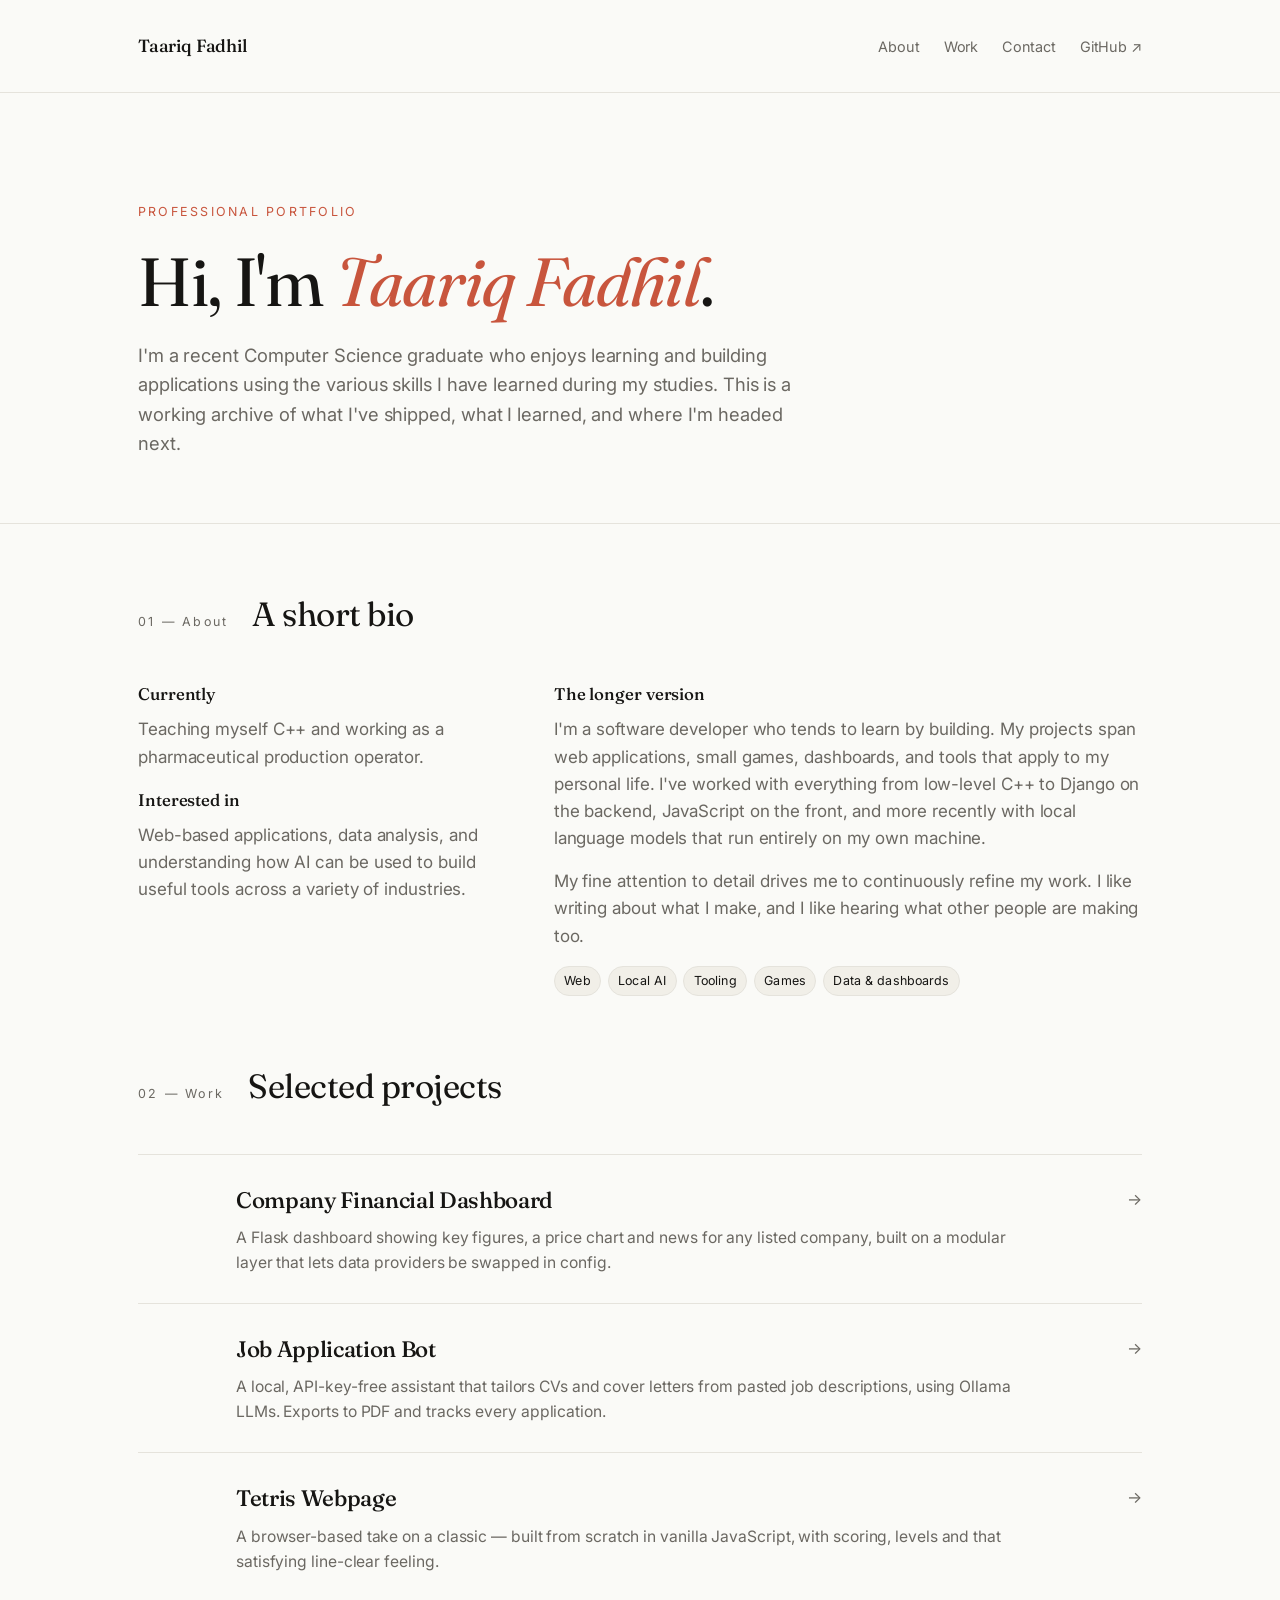
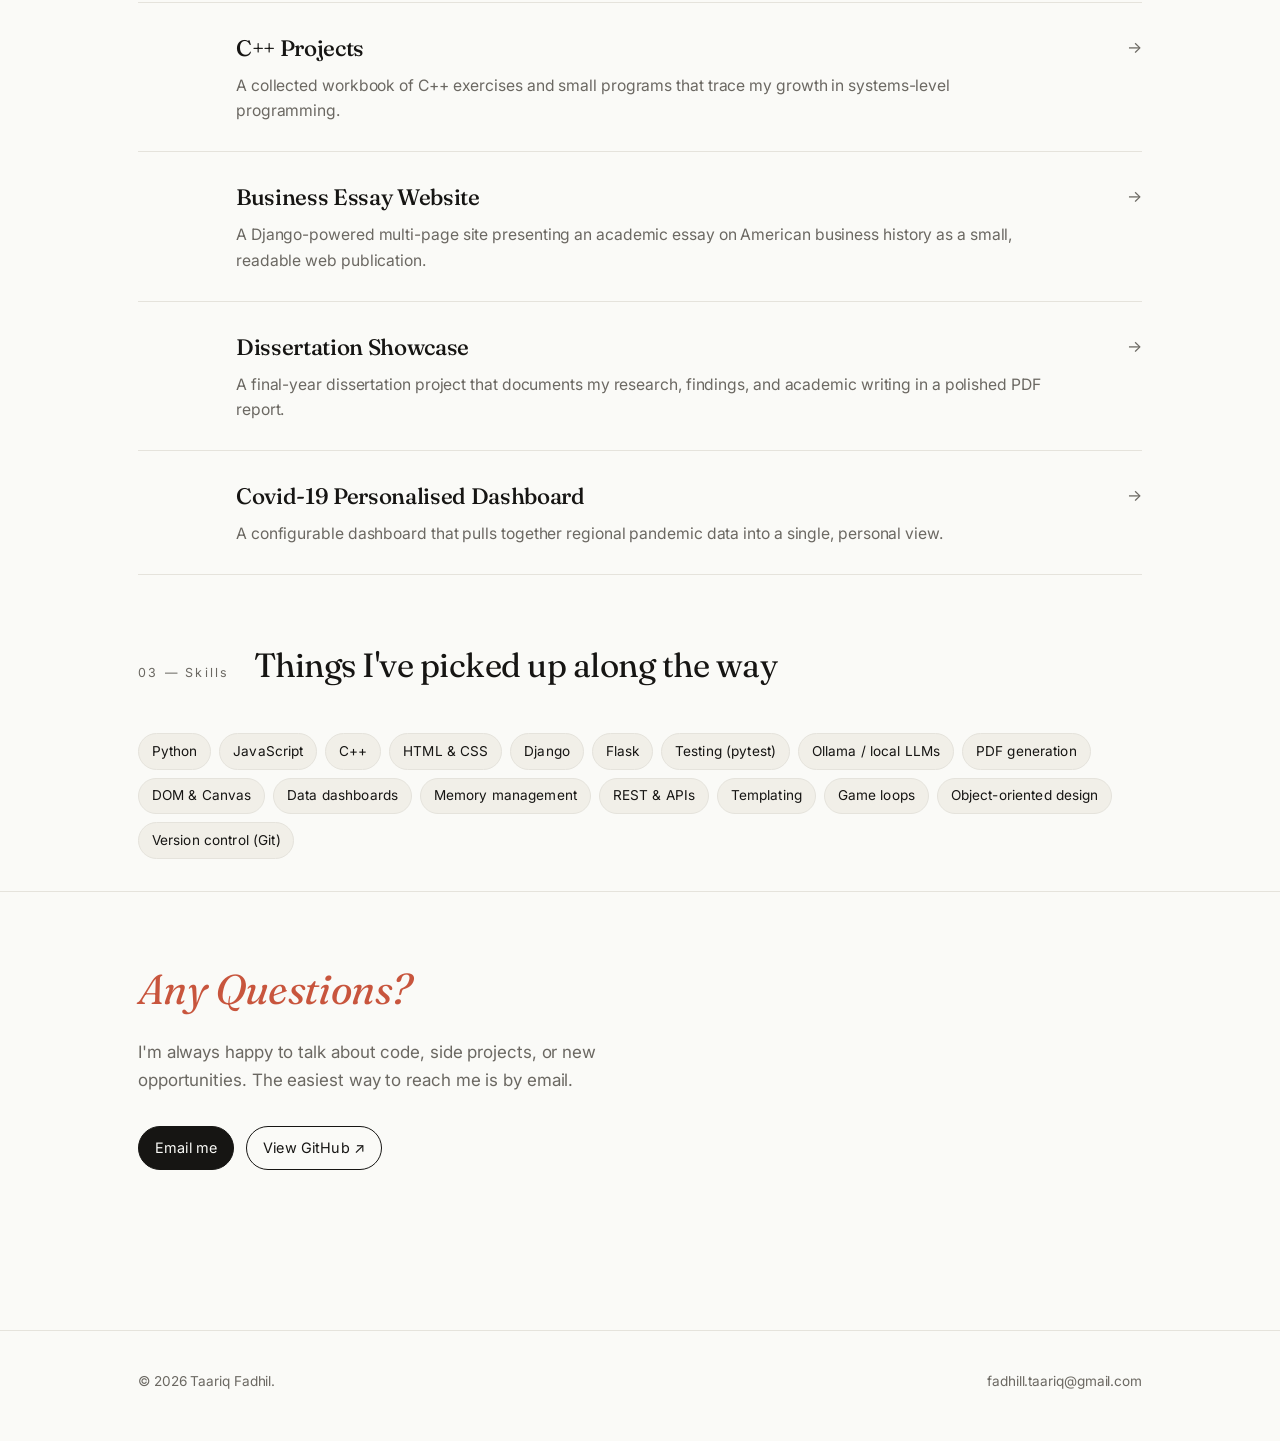
<file: index.html>
<!doctype html>
<html lang="en">
<head>
  <meta charset="utf-8" />
  <meta name="viewport" content="width=device-width, initial-scale=1" />
  <title>Fadhil Taariq — Portfolio</title>
  <meta name="description" content="The personal portfolio of Fadhil Taariq — software projects, writing, and side experiments." />
  <link rel="preconnect" href="https://fonts.googleapis.com">
  <link rel="preconnect" href="https://fonts.gstatic.com" crossorigin>
  <link href="https://fonts.googleapis.com/css2?family=Fraunces:ital,wght@0,300..600;1,300..500&family=Inter:wght@300;400;500;600&display=swap" rel="stylesheet">
  <link rel="stylesheet" href="assets/styles.css" />
</head>
<body>
  <header class="site-header">
    <div class="wrap">
      <a href="index.html" class="brand">Taariq&nbsp;Fadhil</a>
      <nav class="nav" aria-label="Primary">
        <a href="#about">About</a>
        <a href="#work">Work</a>
        <a href="#contact">Contact</a>
        <a href="https://github.com/fadhill-taariq" target="_blank" rel="noopener">GitHub ↗</a>
      </nav>
    </div>
  </header>

  <main>
    <section class="hero">
      <div class="wrap">
        <p class="eyebrow">Professional Portfolio</p>
        <h1>Hi, I'm <em>Taariq Fadhil</em>.</h1>
        <p class="lede">
          I'm a recent Computer Science graduate who enjoys learning and building applications using the various skills I have learned during my studies. This is a working archive of
          what I've shipped, what I learned, and where I'm headed next.
        </p>
      </div>
    </section>

    <section id="about" class="section">
      <div class="wrap">
        <div class="section-head">
          <span class="num">01 — About</span>
          <h2>A short bio</h2>
        </div>

        <div class="about">
          <div>
            <h3>Currently</h3>
            <p class="dim">
              Teaching myself C++ and working as a pharmaceutical production operator.
            </p>
            <h3>Interested in</h3>
            <p class="dim">
              Web-based applications, data analysis, and understanding how AI can be used to build useful tools across a variety of industries.
            </p>
          </div>
          <div>
            <h3>The longer version</h3>
            <p>
              I'm a software developer who tends to learn by building. My projects span web
              applications, small games, dashboards, and tools that apply to my personal life.
              I've worked with everything from low-level C++ to Django on the backend, JavaScript
              on the front, and more recently with local language models that run entirely on
              my own machine.
            </p>
            <p>
              My fine attention to detail drives me to continuously refine my work. I like writing about what I make, and I like
              hearing what other people are making too.
            </p>
            <div class="tags" aria-label="Areas of focus">
              <span class="tag">Web</span>
              <span class="tag">Local AI</span>
              <span class="tag">Tooling</span>
              <span class="tag">Games</span>
              <span class="tag">Data &amp; dashboards</span>
            </div>
          </div>
        </div>
      </div>
    </section>

    <section id="work" class="section">
      <div class="wrap">
        <div class="section-head">
          <span class="num">02 — Work</span>
          <h2>Selected projects</h2>
        </div>

        <div class="projects">

          <a class="project-row" href="projects/company-financial-dashboard.html">
            <span class="project-title">Company Financial Dashboard</span>
            <span class="project-blurb">A Flask dashboard showing key figures, a price chart and news for any listed company, built on a modular layer that lets data providers be swapped in config.</span>
            <span class="arrow">→</span>
          </a>
          <a class="project-row" href="projects/job-application-bot.html">
            <span class="project-title">Job Application Bot</span>
            <span class="project-blurb">A local, API-key-free assistant that tailors CVs and cover letters from pasted job descriptions, using Ollama LLMs. Exports to PDF and tracks every application.</span>
            <span class="arrow">→</span>
          </a>
          <a class="project-row" href="projects/tetris-webpage.html">
            <span class="project-title">Tetris Webpage</span>
            <span class="project-blurb">A browser-based take on a classic — built from scratch in vanilla JavaScript, with scoring, levels and that satisfying line-clear feeling.</span>
            <span class="arrow">→</span>
          </a>
          <a class="project-row" href="projects/c-projects.html">
            <span class="project-title">C++ Projects</span>
            <span class="project-blurb">A collected workbook of C++ exercises and small programs that trace my growth in systems-level programming.</span>
            <span class="arrow">→</span>
          </a>
          <a class="project-row" href="projects/business-essay-website.html">
            <span class="project-title">Business Essay Website</span>
            <span class="project-blurb">A Django-powered multi-page site presenting an academic essay on American business history as a small, readable web publication.</span>
            <span class="arrow">→</span>
          </a>
          <a class="project-row" href="projects/dissertation.html">
            <span class="project-title">Dissertation Showcase</span>
            <span class="project-blurb">A final-year dissertation project that documents my research, findings, and academic writing in a polished PDF report.</span>
            <span class="arrow">→</span>
          </a>
          <a class="project-row" href="projects/covid-dashboard.html">
            <span class="project-title">Covid-19 Personalised Dashboard</span>
            <span class="project-blurb">A configurable dashboard that pulls together regional pandemic data into a single, personal view.</span>
            <span class="arrow">→</span>
          </a>

        </div>
      </div>
    </section>

    <section class="section">
      <div class="wrap">
        <div class="section-head">
          <span class="num">03 — Skills</span>
          <h2>Things I've picked up along the way</h2>
        </div>
        <div class="skills-cloud">
          <span class="tag">Python</span>
          <span class="tag">JavaScript</span>
          <span class="tag">C++</span>
          <span class="tag">HTML &amp; CSS</span>
          <span class="tag">Django</span>
          <span class="tag">Flask</span>
          <span class="tag">Testing (pytest)</span>
          <span class="tag">Ollama / local LLMs</span>
          <span class="tag">PDF generation</span>
          <span class="tag">DOM &amp; Canvas</span>
          <span class="tag">Data dashboards</span>
          <span class="tag">Memory management</span>
          <span class="tag">REST &amp; APIs</span>
          <span class="tag">Templating</span>
          <span class="tag">Game loops</span>
          <span class="tag">Object-oriented design</span>
          <span class="tag">Version control (Git)</span>
        </div>
      </div>
    </section>

    <section id="contact" class="contact">
      <div class="wrap">
        <h2><em>Any Questions?</em></h2>
        <p>I'm always happy to talk about code, side projects, or new opportunities. The easiest way to reach me is by email.</p>
        <div class="btn-row">
          <a class="btn primary" href="mailto:fadhill.taariq@gmail.com">Email me</a>
          <a class="btn" href="https://github.com/fadhill-taariq" target="_blank" rel="noopener">View GitHub ↗</a>
        </div>
      </div>
    </section>
  </main>

  <footer class="site-footer">
    <div class="wrap">
      <span>© 2026 Taariq Fadhil.</span>
      <span>fadhill.taariq@gmail.com</span>
    </div>
  </footer>
</body>
</html>
</file>
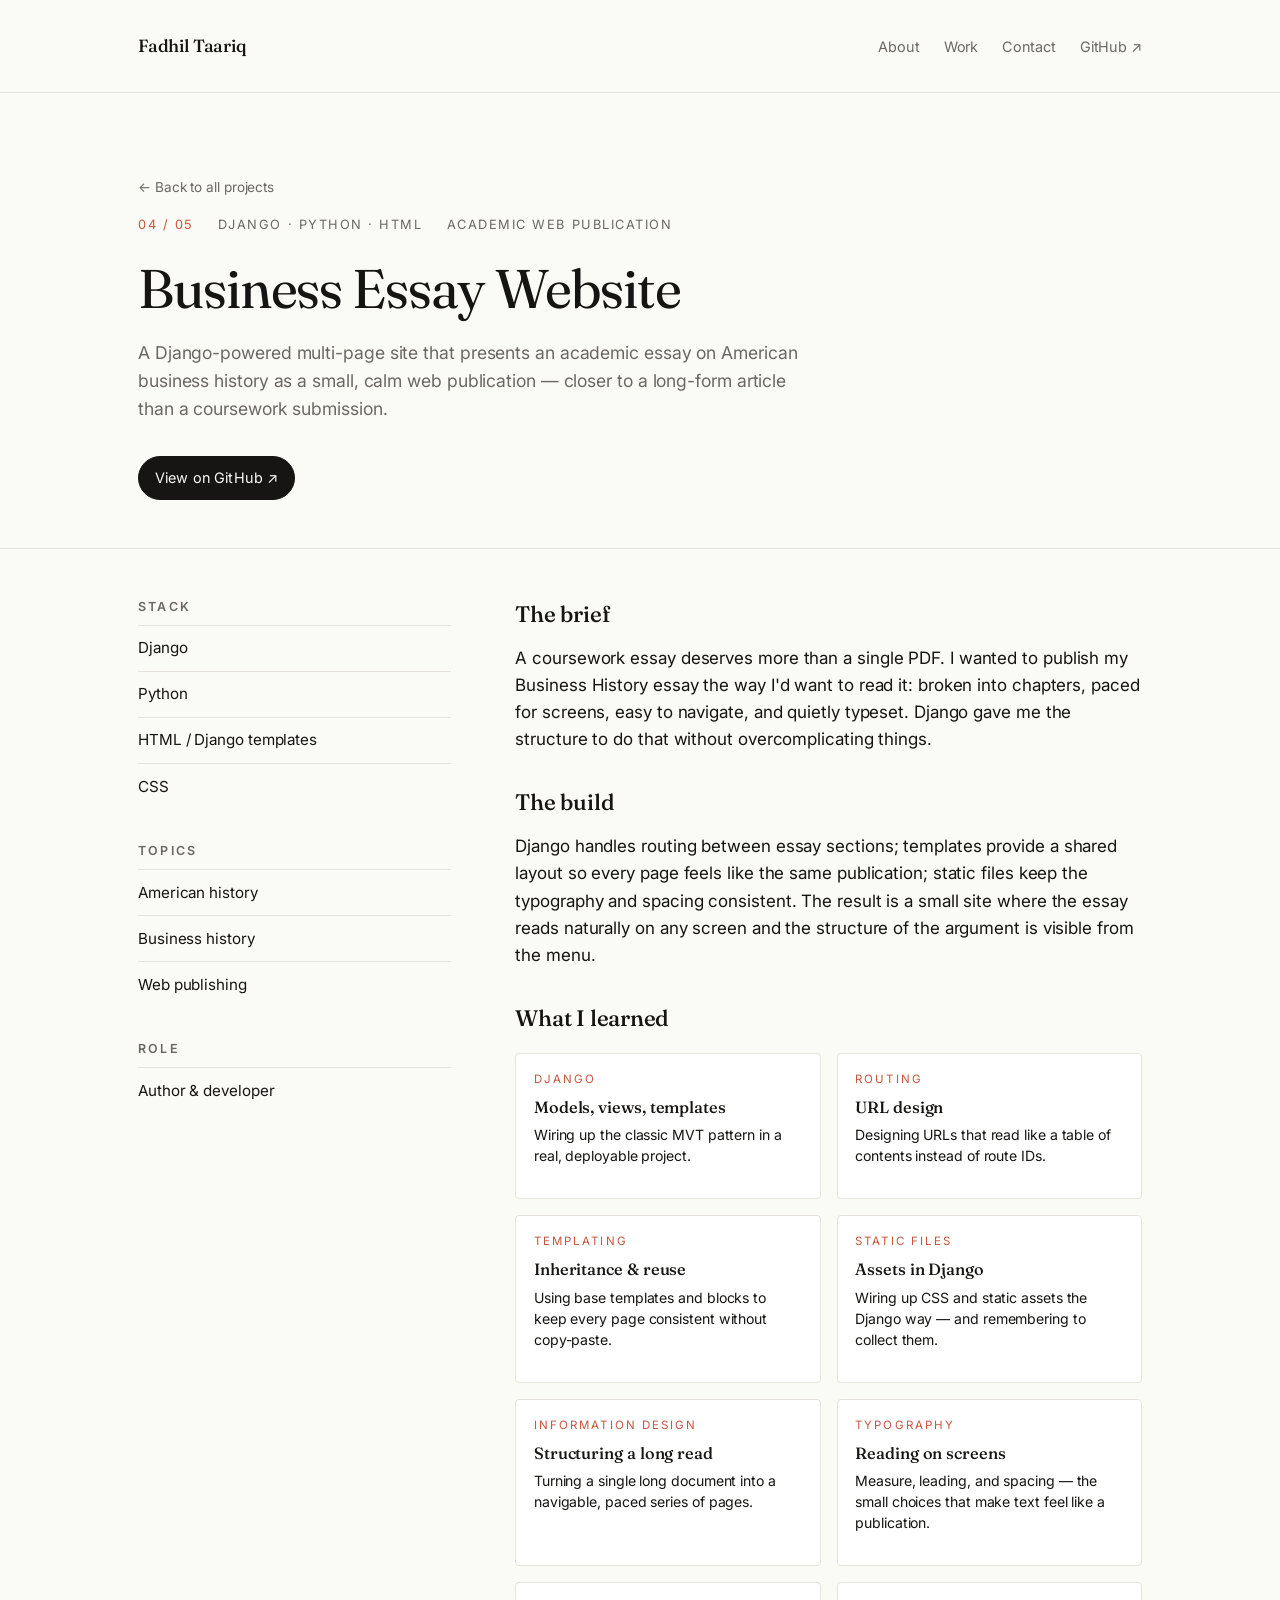
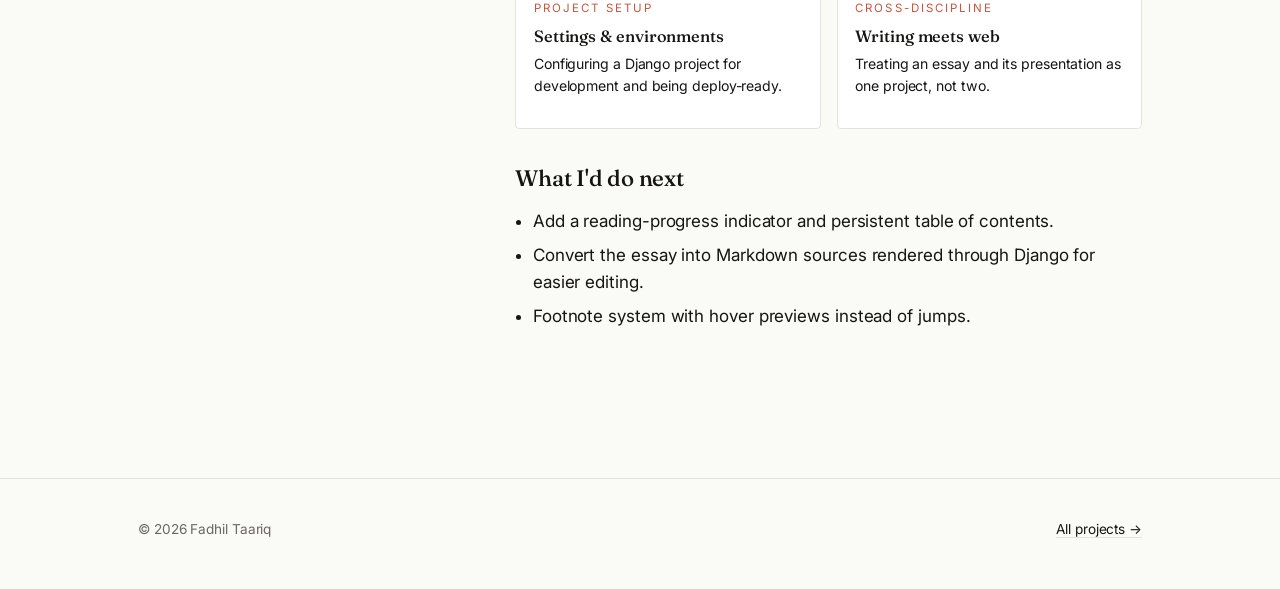
<file: projects/business-essay-website.html>
<!doctype html>
<html lang="en">
<head>
  <meta charset="utf-8" />
  <meta name="viewport" content="width=device-width, initial-scale=1" />
  <title>Business Essay Website — Fadhil Taariq</title>
  <meta name="description" content="A Django site presenting an academic essay on American business history across multiple pages." />
  <link rel="preconnect" href="https://fonts.googleapis.com">
  <link rel="preconnect" href="https://fonts.gstatic.com" crossorigin>
  <link href="https://fonts.googleapis.com/css2?family=Fraunces:ital,wght@0,300..600;1,300..500&family=Inter:wght@300;400;500;600&display=swap" rel="stylesheet">
  <link rel="stylesheet" href="../assets/styles.css" />
</head>
<body>
  <header class="site-header">
    <div class="wrap">
      <a class="brand" href="../index.html">Fadhil&nbsp;Taariq</a>
      <nav class="nav" aria-label="Primary">
        <a href="../index.html#about">About</a>
        <a href="../index.html#work">Work</a>
        <a href="../index.html#contact">Contact</a>
        <a href="https://github.com/fadhill-taariq" target="_blank" rel="noopener">GitHub ↗</a>
      </nav>
    </div>
  </header>

  <main>
    <section class="project-hero">
      <div class="wrap">
        <a class="back" href="../index.html#work">← Back to all projects</a>
        <div class="meta">
          <span class="pill">04 / 05</span>
          <span>Django · Python · HTML</span>
          <span>Academic web publication</span>
        </div>
        <h1>Business Essay Website</h1>
        <p class="lede">
          A Django-powered multi-page site that presents an academic essay on
          American business history as a small, calm web publication — closer to
          a long-form article than a coursework submission.
        </p>
        <div class="btn-row">
          <a class="btn primary" href="https://github.com/fadhill-taariq/BusinessEssayWebsite" target="_blank" rel="noopener">View on GitHub ↗</a>
        </div>
      </div>
    </section>

    <section>
      <div class="wrap project-body">
        <aside>
          <h4>Stack</h4>
          <ul>
            <li>Django</li>
            <li>Python</li>
            <li>HTML / Django templates</li>
            <li>CSS</li>
          </ul>
          <h4>Topics</h4>
          <ul>
            <li>American history</li>
            <li>Business history</li>
            <li>Web publishing</li>
          </ul>
          <h4>Role</h4>
          <ul>
            <li>Author &amp; developer</li>
          </ul>
        </aside>

        <div class="content">
          <h2>The brief</h2>
          <p>
            A coursework essay deserves more than a single PDF. I wanted to publish my
            Business History essay the way I'd want to read it: broken into chapters,
            paced for screens, easy to navigate, and quietly typeset. Django gave me
            the structure to do that without overcomplicating things.
          </p>

          <h2>The build</h2>
          <p>
            Django handles routing between essay sections; templates provide a shared
            layout so every page feels like the same publication; static files keep the
            typography and spacing consistent. The result is a small site where the
            essay reads naturally on any screen and the structure of the argument is
            visible from the menu.
          </p>

          <h2>What I learned</h2>

          <div class="skills-grid">
            <div class="skill-card">
              <div class="label">Django</div>
              <div class="title">Models, views, templates</div>
              <p>Wiring up the classic MVT pattern in a real, deployable project.</p>
            </div>
            <div class="skill-card">
              <div class="label">Routing</div>
              <div class="title">URL design</div>
              <p>Designing URLs that read like a table of contents instead of route IDs.</p>
            </div>
            <div class="skill-card">
              <div class="label">Templating</div>
              <div class="title">Inheritance &amp; reuse</div>
              <p>Using base templates and blocks to keep every page consistent without copy-paste.</p>
            </div>
            <div class="skill-card">
              <div class="label">Static files</div>
              <div class="title">Assets in Django</div>
              <p>Wiring up CSS and static assets the Django way — and remembering to collect them.</p>
            </div>
            <div class="skill-card">
              <div class="label">Information design</div>
              <div class="title">Structuring a long read</div>
              <p>Turning a single long document into a navigable, paced series of pages.</p>
            </div>
            <div class="skill-card">
              <div class="label">Typography</div>
              <div class="title">Reading on screens</div>
              <p>Measure, leading, and spacing — the small choices that make text feel like a publication.</p>
            </div>
            <div class="skill-card">
              <div class="label">Project setup</div>
              <div class="title">Settings &amp; environments</div>
              <p>Configuring a Django project for development and being deploy-ready.</p>
            </div>
            <div class="skill-card">
              <div class="label">Cross-discipline</div>
              <div class="title">Writing meets web</div>
              <p>Treating an essay and its presentation as one project, not two.</p>
            </div>
          </div>

          <h2>What I'd do next</h2>
          <ul>
            <li>Add a reading-progress indicator and persistent table of contents.</li>
            <li>Convert the essay into Markdown sources rendered through Django for easier editing.</li>
            <li>Footnote system with hover previews instead of jumps.</li>
          </ul>
        </div>
      </div>
    </section>
  </main>

  <footer class="site-footer">
    <div class="wrap">
      <span>© 2026 Fadhil Taariq</span>
      <span><a href="../index.html#work">All projects →</a></span>
    </div>
  </footer>
</body>
</html>
</file>
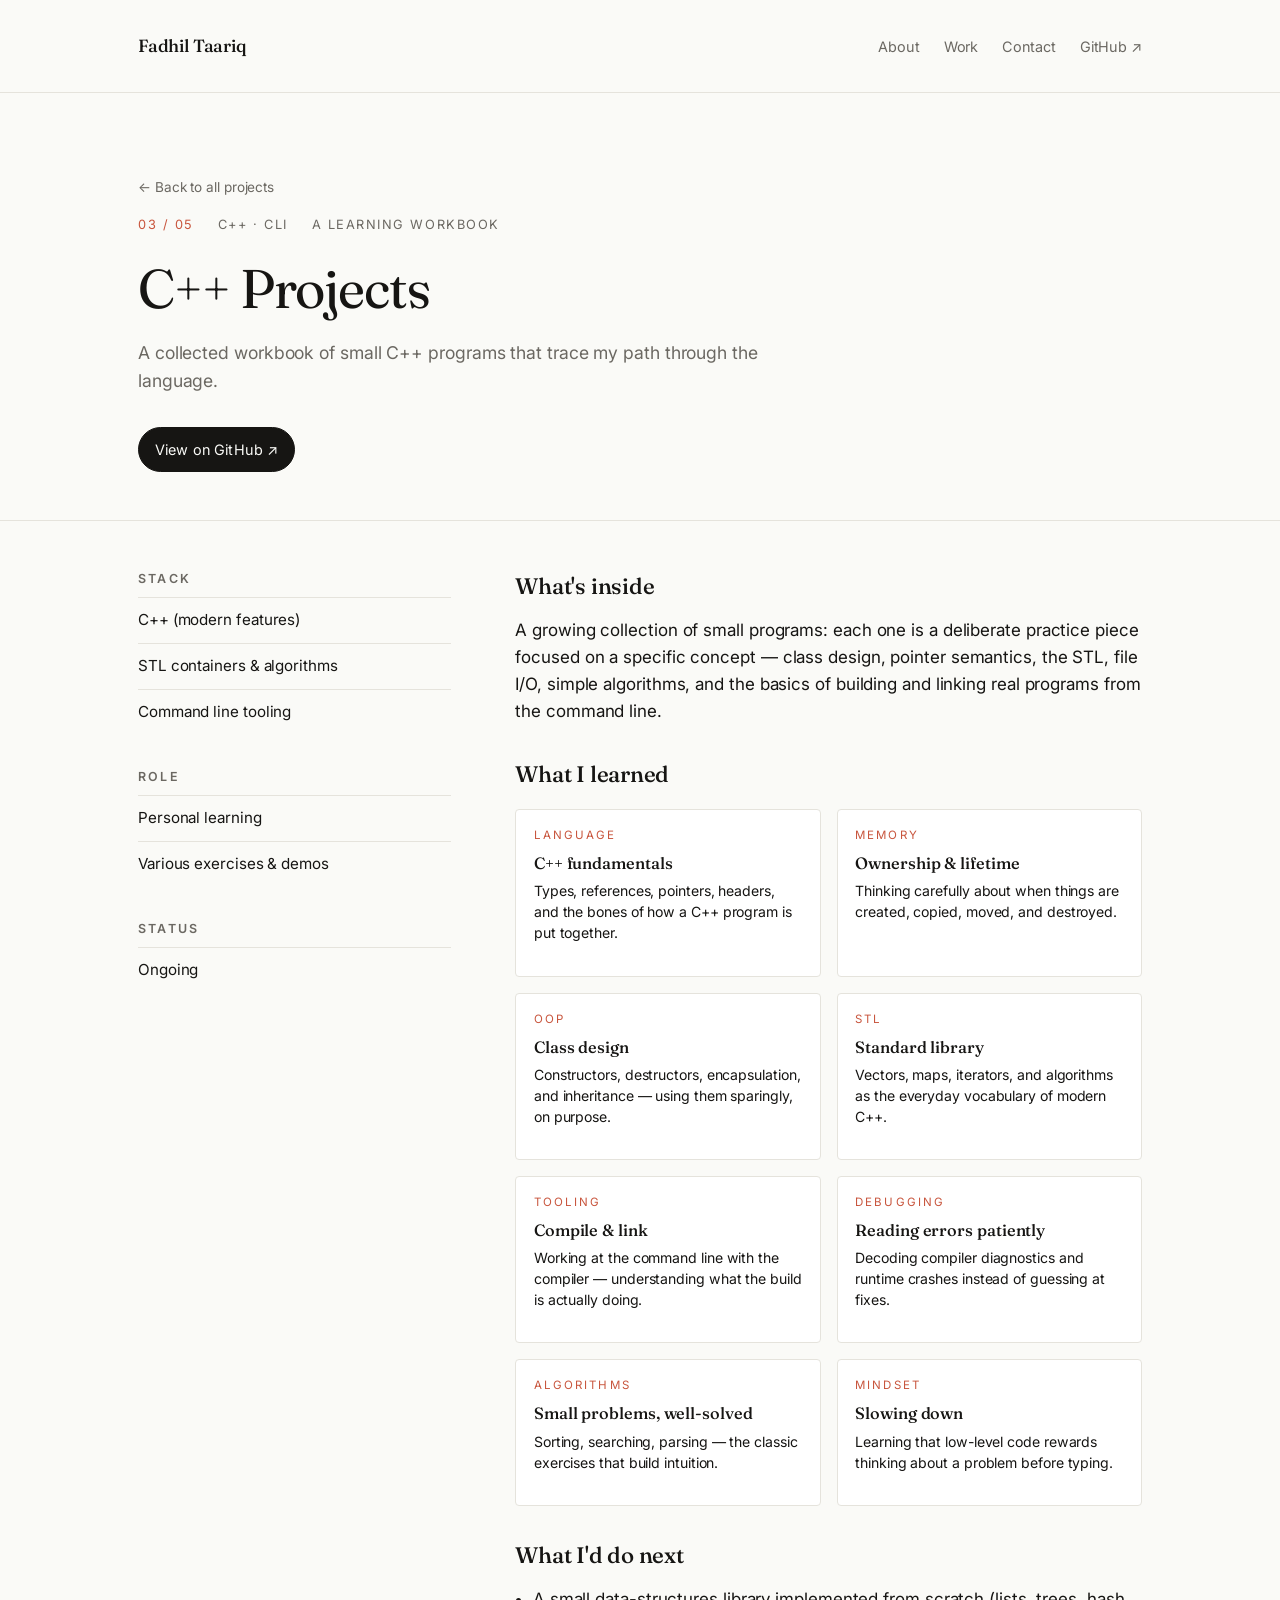
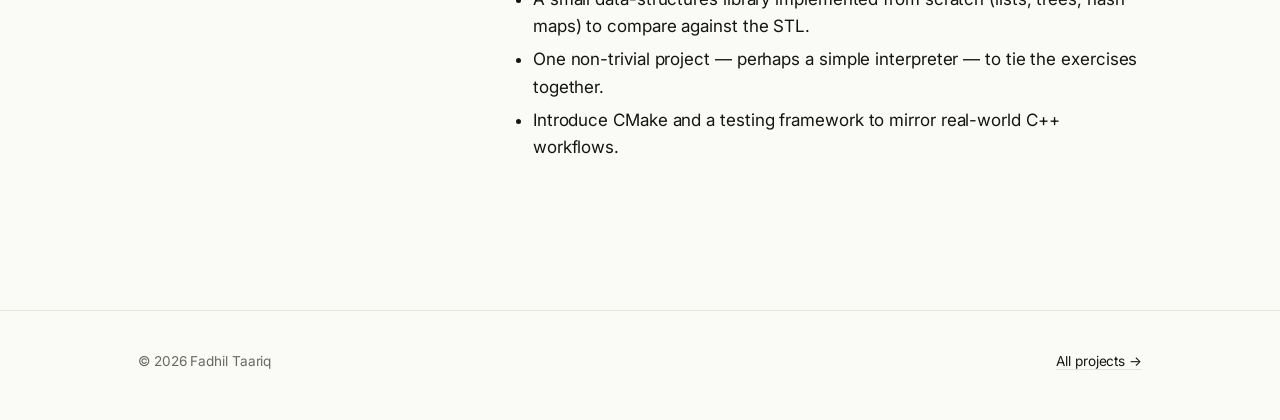
<file: projects/c-projects.html>
<!doctype html>
<html lang="en">
<head>
  <meta charset="utf-8" />
  <meta name="viewport" content="width=device-width, initial-scale=1" />
  <title>C++ Projects — Fadhil Taariq</title>
  <meta name="description" content="A workbook of C++ exercises and small programs tracking my growth in systems-level programming." />
  <link rel="preconnect" href="https://fonts.googleapis.com">
  <link rel="preconnect" href="https://fonts.gstatic.com" crossorigin>
  <link href="https://fonts.googleapis.com/css2?family=Fraunces:ital,wght@0,300..600;1,300..500&family=Inter:wght@300;400;500;600&display=swap" rel="stylesheet">
  <link rel="stylesheet" href="../assets/styles.css" />
</head>
<body>
  <header class="site-header">
    <div class="wrap">
      <a class="brand" href="../index.html">Fadhil&nbsp;Taariq</a>
      <nav class="nav" aria-label="Primary">
        <a href="../index.html#about">About</a>
        <a href="../index.html#work">Work</a>
        <a href="../index.html#contact">Contact</a>
        <a href="https://github.com/fadhill-taariq" target="_blank" rel="noopener">GitHub ↗</a>
      </nav>
    </div>
  </header>

  <main>
    <section class="project-hero">
      <div class="wrap">
        <a class="back" href="../index.html#work">← Back to all projects</a>
        <div class="meta">
          <span class="pill">03 / 05</span>
          <span>C++ · CLI</span>
          <span>A learning workbook</span>
        </div>
        <h1>C++ Projects</h1>
        <p class="lede">
          A collected workbook of small C++ programs that trace my path through the
          language.
        </p>
        <div class="btn-row">
          <a class="btn primary" href="https://github.com/fadhill-taariq/C-projects" target="_blank" rel="noopener">View on GitHub ↗</a>
        </div>
      </div>
    </section>

    <section>
      <div class="wrap project-body">
        <aside>
          <h4>Stack</h4>
          <ul>
            <li>C++ (modern features)</li>
            <li>STL containers &amp; algorithms</li>
            <li>Command line tooling</li>
          </ul>
          <h4>Role</h4>
          <ul>
            <li>Personal learning</li>
            <li>Various exercises &amp; demos</li>
          </ul>
          <h4>Status</h4>
          <ul>
            <li>Ongoing</li>
          </ul>
        </aside>

        <div class="content">

          <h2>What's inside</h2>
          <p>
            A growing collection of small programs: each one is a deliberate practice
            piece focused on a specific concept — class design, pointer semantics, the
            STL, file I/O, simple algorithms, and the basics of building and linking
            real programs from the command line.
          </p>

          <h2>What I learned</h2>

          <div class="skills-grid">
            <div class="skill-card">
              <div class="label">Language</div>
              <div class="title">C++ fundamentals</div>
              <p>Types, references, pointers, headers, and the bones of how a C++ program is put together.</p>
            </div>
            <div class="skill-card">
              <div class="label">Memory</div>
              <div class="title">Ownership &amp; lifetime</div>
              <p>Thinking carefully about when things are created, copied, moved, and destroyed.</p>
            </div>
            <div class="skill-card">
              <div class="label">OOP</div>
              <div class="title">Class design</div>
              <p>Constructors, destructors, encapsulation, and inheritance — using them sparingly, on purpose.</p>
            </div>
            <div class="skill-card">
              <div class="label">STL</div>
              <div class="title">Standard library</div>
              <p>Vectors, maps, iterators, and algorithms as the everyday vocabulary of modern C++.</p>
            </div>
            <div class="skill-card">
              <div class="label">Tooling</div>
              <div class="title">Compile &amp; link</div>
              <p>Working at the command line with the compiler — understanding what the build is actually doing.</p>
            </div>
            <div class="skill-card">
              <div class="label">Debugging</div>
              <div class="title">Reading errors patiently</div>
              <p>Decoding compiler diagnostics and runtime crashes instead of guessing at fixes.</p>
            </div>
            <div class="skill-card">
              <div class="label">Algorithms</div>
              <div class="title">Small problems, well-solved</div>
              <p>Sorting, searching, parsing — the classic exercises that build intuition.</p>
            </div>
            <div class="skill-card">
              <div class="label">Mindset</div>
              <div class="title">Slowing down</div>
              <p>Learning that low-level code rewards thinking about a problem before typing.</p>
            </div>
          </div>

          <h2>What I'd do next</h2>
          <ul>
            <li>A small data-structures library implemented from scratch (lists, trees, hash maps) to compare against the STL.</li>
            <li>One non-trivial project — perhaps a simple interpreter — to tie the exercises together.</li>
            <li>Introduce CMake and a testing framework to mirror real-world C++ workflows.</li>
          </ul>
        </div>
      </div>
    </section>
  </main>

  <footer class="site-footer">
    <div class="wrap">
      <span>© 2026 Fadhil Taariq</span>
      <span><a href="../index.html#work">All projects →</a></span>
    </div>
  </footer>
</body>
</html>
</file>
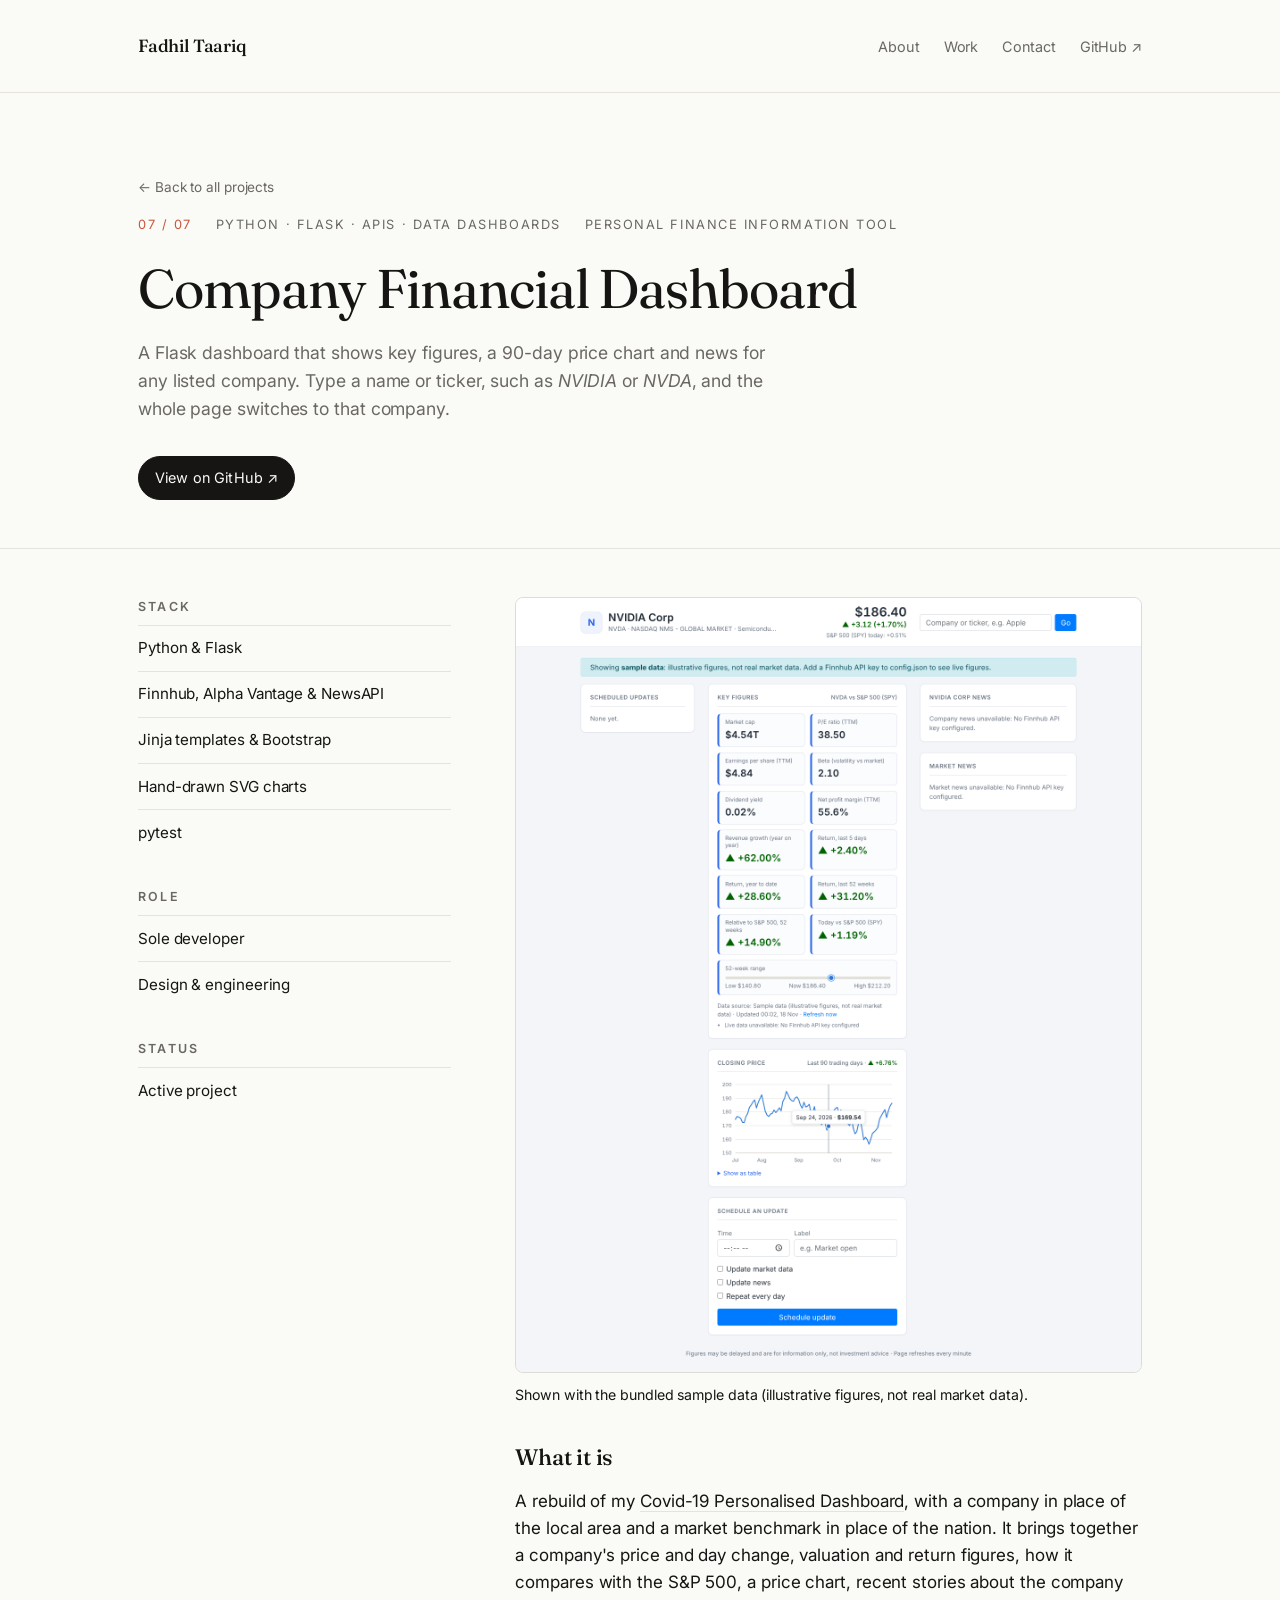
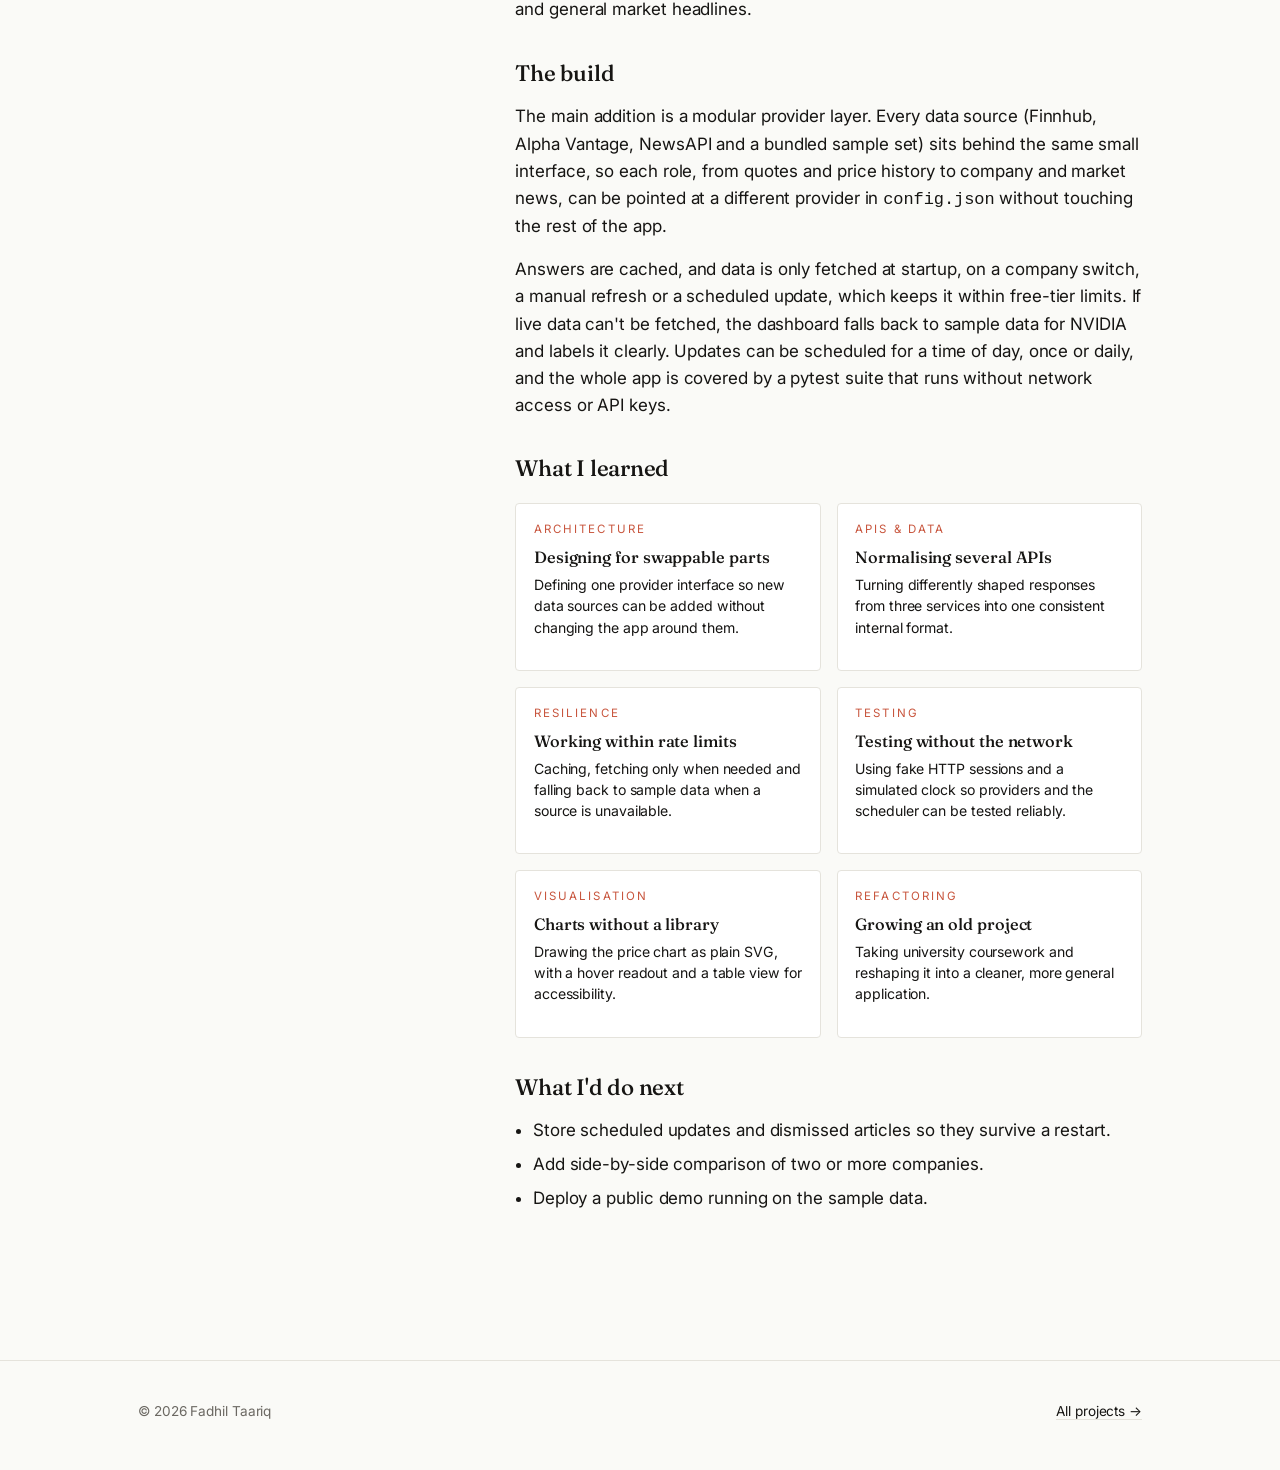
<file: projects/company-financial-dashboard.html>
<!doctype html>
<html lang="en">
<head>
  <meta charset="utf-8" />
  <meta name="viewport" content="width=device-width, initial-scale=1" />
  <title>Company Financial Dashboard — Fadhil Taariq</title>
  <meta name="description" content="A Flask dashboard that shows key figures, a price chart and news for any listed company, built on a modular, swappable data-provider layer." />
  <link rel="preconnect" href="https://fonts.googleapis.com">
  <link rel="preconnect" href="https://fonts.gstatic.com" crossorigin>
  <link href="https://fonts.googleapis.com/css2?family=Fraunces:ital,wght@0,300..600;1,300..500&family=Inter:wght@300;400;500;600&display=swap" rel="stylesheet">
  <link rel="stylesheet" href="../assets/styles.css" />
</head>
<body>
  <header class="site-header">
    <div class="wrap">
      <a href="../index.html" class="brand">Fadhil&nbsp;Taariq</a>
      <nav class="nav" aria-label="Primary">
        <a href="../index.html#about">About</a>
        <a href="../index.html#work">Work</a>
        <a href="../index.html#contact">Contact</a>
        <a href="https://github.com/fadhill-taariq" target="_blank" rel="noopener">GitHub ↗</a>
      </nav>
    </div>
  </header>

  <main>
    <section class="project-hero">
      <div class="wrap">
        <a href="../index.html#work" class="back">← Back to all projects</a>
        <div class="meta">
          <span class="pill">07 / 07</span>
          <span>Python · Flask · APIs · Data dashboards</span>
          <span>Personal finance information tool</span>
        </div>
        <h1>Company Financial Dashboard</h1>
        <p class="lede">
          A Flask dashboard that shows key figures, a 90-day price chart and news for any listed company. Type a name or ticker, such as <em>NVIDIA</em> or <em>NVDA</em>, and the whole page switches to that company.
        </p>
        <div class="btn-row">
          <a class="btn primary" href="https://github.com/fadhill-taariq/Company-Financial-Dashboard" target="_blank" rel="noopener">View on GitHub ↗</a>
        </div>
      </div>
    </section>

    <section>
      <div class="wrap project-body">
        <aside>
          <h4>Stack</h4>
          <ul>
            <li>Python &amp; Flask</li>
            <li>Finnhub, Alpha Vantage &amp; NewsAPI</li>
            <li>Jinja templates &amp; Bootstrap</li>
            <li>Hand-drawn SVG charts</li>
            <li>pytest</li>
          </ul>
          <h4>Role</h4>
          <ul>
            <li>Sole developer</li>
            <li>Design &amp; engineering</li>
          </ul>
          <h4>Status</h4>
          <ul>
            <li>Active project</li>
          </ul>
        </aside>

        <div class="content">
          <img src="../assets/company-financial-dashboard.png" alt="The dashboard showing NVIDIA sample data: key figures, a 90-day price chart and two news panels" loading="lazy" style="width:100%;height:auto;display:block;border:1px solid rgba(127,127,127,.25);border-radius:8px;margin:0 0 .5rem;" />
          <p class="dim"><small>Shown with the bundled sample data (illustrative figures, not real market data).</small></p>

          <h2>What it is</h2>
          <p>
            A rebuild of my <a href="covid-dashboard.html">Covid-19 Personalised Dashboard</a>, with a company in place of the local area and a market benchmark in place of the nation. It brings together a company's price and day change, valuation and return figures, how it compares with the S&amp;P 500, a price chart, recent stories about the company and general market headlines.
          </p>

          <h2>The build</h2>
          <p>
            The main addition is a modular provider layer. Every data source (Finnhub, Alpha Vantage, NewsAPI and a bundled sample set) sits behind the same small interface, so each role, from quotes and price history to company and market news, can be pointed at a different provider in <code>config.json</code> without touching the rest of the app.
          </p>
          <p>
            Answers are cached, and data is only fetched at startup, on a company switch, a manual refresh or a scheduled update, which keeps it within free-tier limits. If live data can't be fetched, the dashboard falls back to sample data for NVIDIA and labels it clearly. Updates can be scheduled for a time of day, once or daily, and the whole app is covered by a pytest suite that runs without network access or API keys.
          </p>

          <h2>What I learned</h2>

          <div class="skills-grid">
            <div class="skill-card">
              <div class="label">Architecture</div>
              <div class="title">Designing for swappable parts</div>
              <p>Defining one provider interface so new data sources can be added without changing the app around them.</p>
            </div>
            <div class="skill-card">
              <div class="label">APIs &amp; data</div>
              <div class="title">Normalising several APIs</div>
              <p>Turning differently shaped responses from three services into one consistent internal format.</p>
            </div>
            <div class="skill-card">
              <div class="label">Resilience</div>
              <div class="title">Working within rate limits</div>
              <p>Caching, fetching only when needed and falling back to sample data when a source is unavailable.</p>
            </div>
            <div class="skill-card">
              <div class="label">Testing</div>
              <div class="title">Testing without the network</div>
              <p>Using fake HTTP sessions and a simulated clock so providers and the scheduler can be tested reliably.</p>
            </div>
            <div class="skill-card">
              <div class="label">Visualisation</div>
              <div class="title">Charts without a library</div>
              <p>Drawing the price chart as plain SVG, with a hover readout and a table view for accessibility.</p>
            </div>
            <div class="skill-card">
              <div class="label">Refactoring</div>
              <div class="title">Growing an old project</div>
              <p>Taking university coursework and reshaping it into a cleaner, more general application.</p>
            </div>
          </div>

          <h2>What I'd do next</h2>
          <ul>
            <li>Store scheduled updates and dismissed articles so they survive a restart.</li>
            <li>Add side-by-side comparison of two or more companies.</li>
            <li>Deploy a public demo running on the sample data.</li>
          </ul>
        </div>
      </div>
    </section>
  </main>

  <footer class="site-footer">
    <div class="wrap">
      <span>© 2026 Fadhil Taariq</span>
      <span><a href="../index.html#work">All projects →</a></span>
    </div>
  </footer>
</body>
</html>
</file>
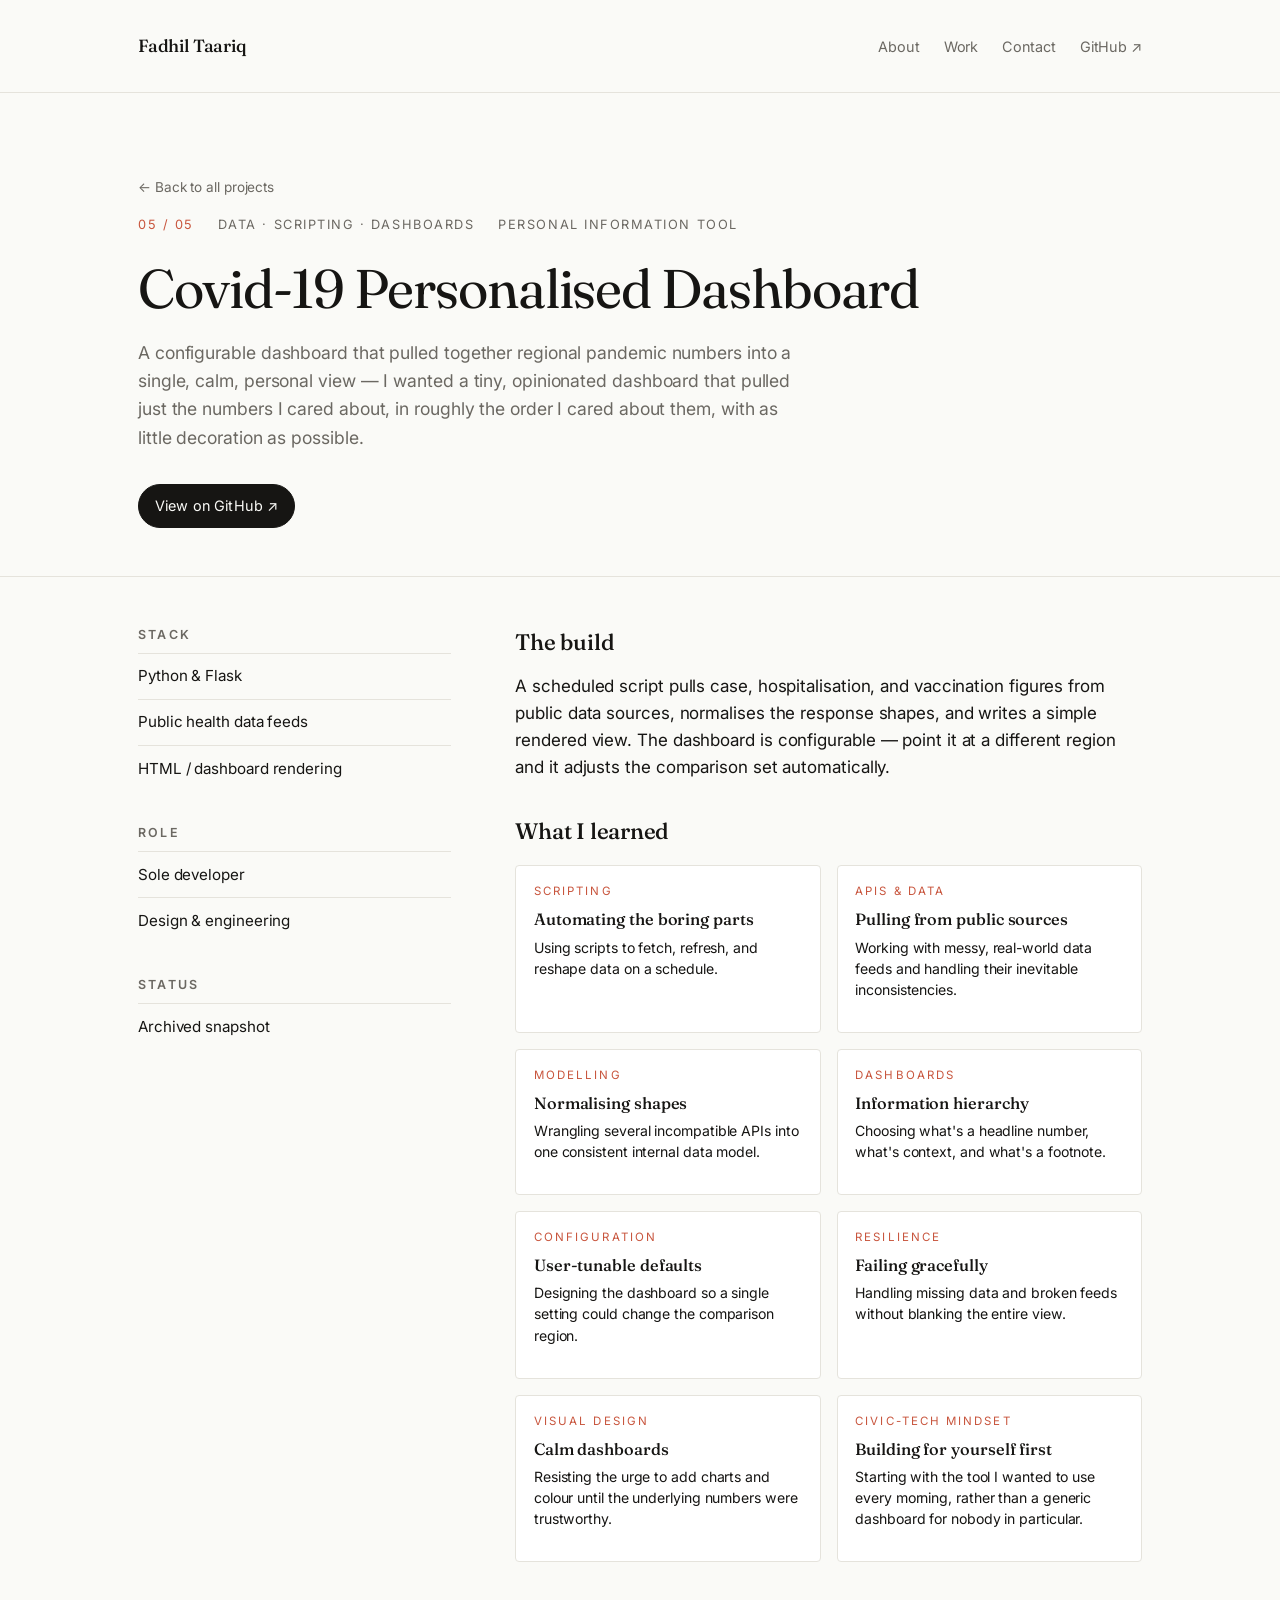
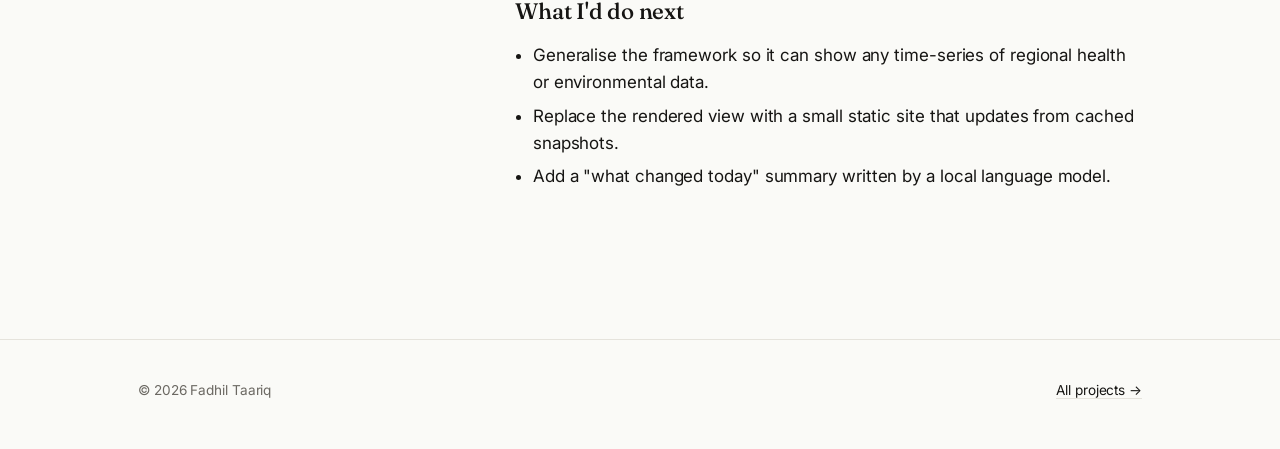
<file: projects/covid-dashboard.html>
<!doctype html>
<html lang="en">
<head>
  <meta charset="utf-8" />
  <meta name="viewport" content="width=device-width, initial-scale=1" />
  <title>Covid-19 Personalised Dashboard — Fadhil Taariq</title>
  <meta name="description" content="A configurable dashboard pulling regional pandemic data into a single, personal view." />
  <link rel="preconnect" href="https://fonts.googleapis.com">
  <link rel="preconnect" href="https://fonts.gstatic.com" crossorigin>
  <link href="https://fonts.googleapis.com/css2?family=Fraunces:ital,wght@0,300..600;1,300..500&family=Inter:wght@300;400;500;600&display=swap" rel="stylesheet">
  <link rel="stylesheet" href="../assets/styles.css" />
</head>
<body>
  <header class="site-header">
    <div class="wrap">
      <a class="brand" href="../index.html">Fadhil&nbsp;Taariq</a>
      <nav class="nav" aria-label="Primary">
        <a href="../index.html#about">About</a>
        <a href="../index.html#work">Work</a>
        <a href="../index.html#contact">Contact</a>
        <a href="https://github.com/fadhill-taariq" target="_blank" rel="noopener">GitHub ↗</a>
      </nav>
    </div>
  </header>

  <main>
    <section class="project-hero">
      <div class="wrap">
        <a class="back" href="../index.html#work">← Back to all projects</a>
        <div class="meta">
          <span class="pill">05 / 05</span>
          <span>Data · Scripting · Dashboards</span>
          <span>Personal information tool</span>
        </div>
        <h1>Covid-19 Personalised Dashboard</h1>
        <p class="lede">
          A configurable dashboard that pulled together regional pandemic
          numbers into a single, calm, personal view — I wanted a tiny,
            opinionated dashboard that pulled just the numbers I cared about, in
            roughly the order I cared about them, with as little decoration as
            possible.
        </p>
        <div class="btn-row">
          <a class="btn primary" href="https://github.com/fadhill-taariq/Covid-19-Personalised-Dashboard" target="_blank" rel="noopener">View on GitHub ↗</a>
        </div>
      </div>
    </section>

    <section>
      <div class="wrap project-body">
        <aside>
          <h4>Stack</h4>
          <ul>
            <li>Python &amp; Flask</li>
            <li>Public health data feeds</li>
            <li>HTML / dashboard rendering</li>
          </ul>
          <h4>Role</h4>
          <ul>
            <li>Sole developer</li>
            <li>Design &amp; engineering</li>
          </ul>
          <h4>Status</h4>
          <ul>
            <li>Archived snapshot</li>
          </ul>
        </aside>

        <div class="content">

          <h2>The build</h2>
          <p>
            A scheduled script pulls case, hospitalisation, and vaccination figures
            from public data sources, normalises the response shapes, and writes a
            simple rendered view. The dashboard is configurable — point it at a
            different region and it adjusts the comparison set automatically.
          </p>

          <h2>What I learned</h2>

          <div class="skills-grid">
            <div class="skill-card">
              <div class="label">Scripting</div>
              <div class="title">Automating the boring parts</div>
              <p>Using scripts to fetch, refresh, and reshape data on a schedule.</p>
            </div>
            <div class="skill-card">
              <div class="label">APIs &amp; data</div>
              <div class="title">Pulling from public sources</div>
              <p>Working with messy, real-world data feeds and handling their inevitable inconsistencies.</p>
            </div>
            <div class="skill-card">
              <div class="label">Modelling</div>
              <div class="title">Normalising shapes</div>
              <p>Wrangling several incompatible APIs into one consistent internal data model.</p>
            </div>
            <div class="skill-card">
              <div class="label">Dashboards</div>
              <div class="title">Information hierarchy</div>
              <p>Choosing what's a headline number, what's context, and what's a footnote.</p>
            </div>
            <div class="skill-card">
              <div class="label">Configuration</div>
              <div class="title">User-tunable defaults</div>
              <p>Designing the dashboard so a single setting could change the comparison region.</p>
            </div>
            <div class="skill-card">
              <div class="label">Resilience</div>
              <div class="title">Failing gracefully</div>
              <p>Handling missing data and broken feeds without blanking the entire view.</p>
            </div>
            <div class="skill-card">
              <div class="label">Visual design</div>
              <div class="title">Calm dashboards</div>
              <p>Resisting the urge to add charts and colour until the underlying numbers were trustworthy.</p>
            </div>
            <div class="skill-card">
              <div class="label">Civic-tech mindset</div>
              <div class="title">Building for yourself first</div>
              <p>Starting with the tool I wanted to use every morning, rather than a generic dashboard for nobody in particular.</p>
            </div>
          </div>

          <h2>What I'd do next</h2>
          <ul>
            <li>Generalise the framework so it can show any time-series of regional health or environmental data.</li>
            <li>Replace the rendered view with a small static site that updates from cached snapshots.</li>
            <li>Add a "what changed today" summary written by a local language model.</li>
          </ul>
        </div>
      </div>
    </section>
  </main>

  <footer class="site-footer">
    <div class="wrap">
      <span>© 2026 Fadhil Taariq</span>
      <span><a href="../index.html#work">All projects →</a></span>
    </div>
  </footer>
</body>
</html>
</file>
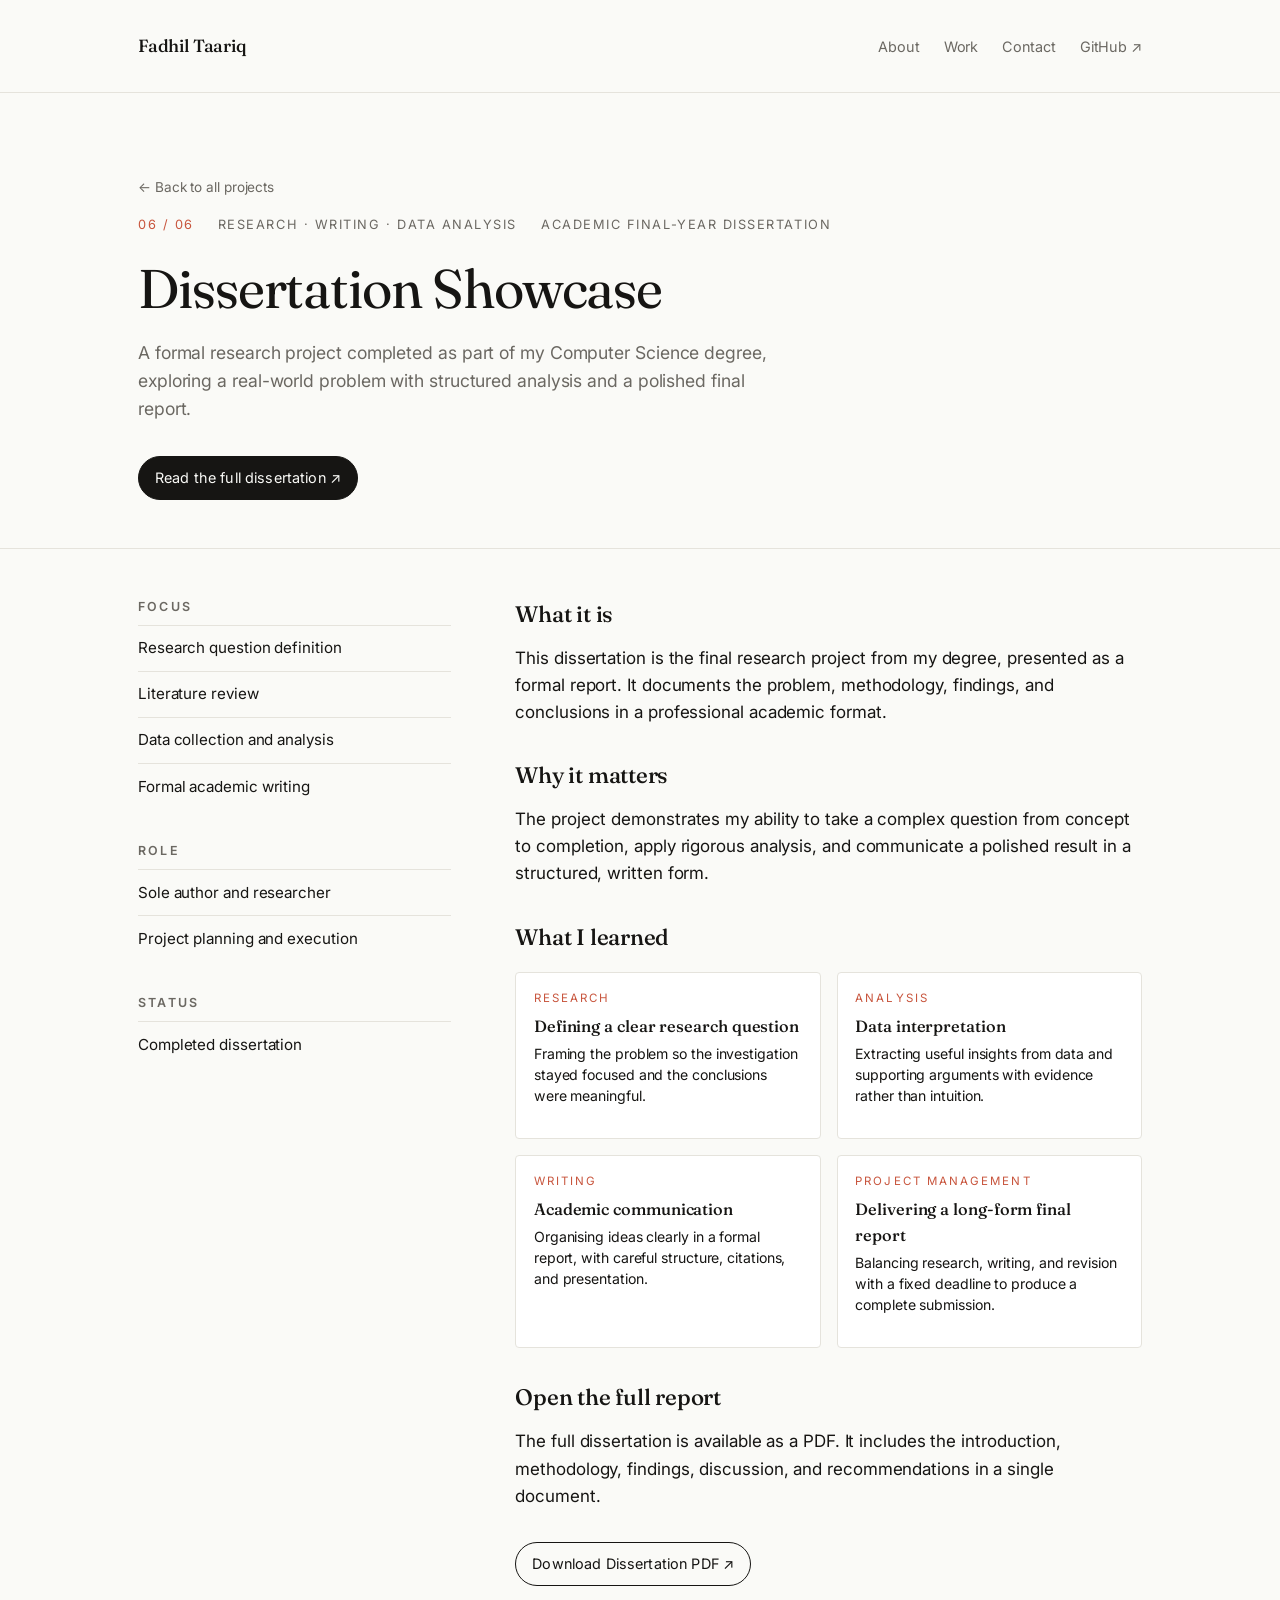
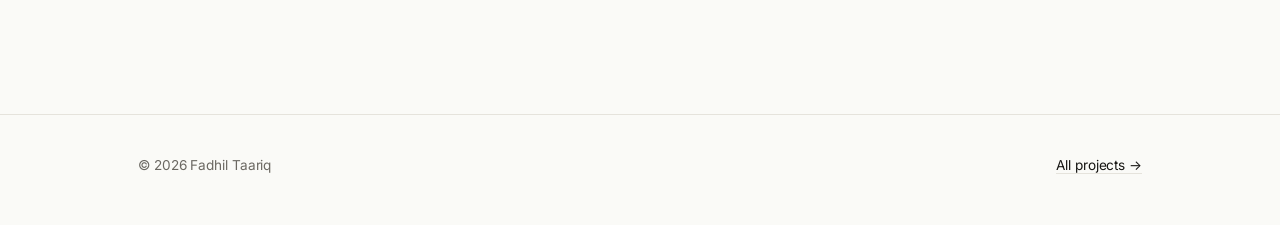
<file: projects/dissertation.html>
<!doctype html>
<html lang="en">
<head>
  <meta charset="utf-8" />
  <meta name="viewport" content="width=device-width, initial-scale=1" />
  <title>Dissertation Showcase — Fadhil Taariq</title>
  <meta name="description" content="A showcase page for my dissertation, including the research focus, methodology, and a link to the full PDF." />
  <link rel="preconnect" href="https://fonts.googleapis.com">
  <link rel="preconnect" href="https://fonts.gstatic.com" crossorigin>
  <link href="https://fonts.googleapis.com/css2?family=Fraunces:ital,wght@0,300..600;1,300..500&family=Inter:wght@300;400;500;600&display=swap" rel="stylesheet">
  <link rel="stylesheet" href="../assets/styles.css" />
</head>
<body>
  <header class="site-header">
    <div class="wrap">
      <a href="../index.html" class="brand">Fadhil&nbsp;Taariq</a>
      <nav class="nav" aria-label="Primary">
        <a href="../index.html#about">About</a>
        <a href="../index.html#work">Work</a>
        <a href="../index.html#contact">Contact</a>
        <a href="https://github.com/fadhill-taariq" target="_blank" rel="noopener">GitHub ↗</a>
      </nav>
    </div>
  </header>

  <main>
    <section class="project-hero">
      <div class="wrap">
        <a href="../index.html#work" class="back">← Back to all projects</a>
        <div class="meta">
          <span class="pill">06 / 06</span>
          <span>Research · Writing · Data analysis</span>
          <span>Academic final-year dissertation</span>
        </div>
        <h1>Dissertation Showcase</h1>
        <p class="lede">
          A formal research project completed as part of my Computer Science degree, exploring a real-world problem with structured analysis and a polished final report.
        </p>
        <div class="btn-row">
          <a class="btn primary" href="../Dissertation_Report.pdf" target="_blank" rel="noopener">Read the full dissertation ↗</a>
        </div>
      </div>
    </section>

    <section>
      <div class="wrap project-body">
        <aside>
          <h4>Focus</h4>
          <ul>
            <li>Research question definition</li>
            <li>Literature review</li>
            <li>Data collection and analysis</li>
            <li>Formal academic writing</li>
          </ul>
          <h4>Role</h4>
          <ul>
            <li>Sole author and researcher</li>
            <li>Project planning and execution</li>
          </ul>
          <h4>Status</h4>
          <ul>
            <li>Completed dissertation</li>
          </ul>
        </aside>

        <div class="content">
          <h2>What it is</h2>
          <p>
            This dissertation is the final research project from my degree, presented as a formal report. It documents the problem, methodology, findings, and conclusions in a professional academic format.
          </p>

          <h2>Why it matters</h2>
          <p>
            The project demonstrates my ability to take a complex question from concept to completion, apply rigorous analysis, and communicate a polished result in a structured, written form.
          </p>

          <h2>What I learned</h2>

          <div class="skills-grid">
            <div class="skill-card">
              <div class="label">Research</div>
              <div class="title">Defining a clear research question</div>
              <p>Framing the problem so the investigation stayed focused and the conclusions were meaningful.</p>
            </div>
            <div class="skill-card">
              <div class="label">Analysis</div>
              <div class="title">Data interpretation</div>
              <p>Extracting useful insights from data and supporting arguments with evidence rather than intuition.</p>
            </div>
            <div class="skill-card">
              <div class="label">Writing</div>
              <div class="title">Academic communication</div>
              <p>Organising ideas clearly in a formal report, with careful structure, citations, and presentation.</p>
            </div>
            <div class="skill-card">
              <div class="label">Project management</div>
              <div class="title">Delivering a long-form final report</div>
              <p>Balancing research, writing, and revision with a fixed deadline to produce a complete submission.</p>
            </div>
          </div>

          <h2>Open the full report</h2>
          <p>
            The full dissertation is available as a PDF. It includes the introduction, methodology, findings, discussion, and recommendations in a single document.
          </p>
          <div class="btn-row">
            <a class="btn" href="../Dissertation_Report.pdf" target="_blank" rel="noopener">Download Dissertation PDF ↗</a>
          </div>
        </div>
      </div>
    </section>
  </main>

  <footer class="site-footer">
    <div class="wrap">
      <span>© 2026 Fadhil Taariq</span>
      <span><a href="../index.html#work">All projects →</a></span>
    </div>
  </footer>
</body>
</html>
</file>
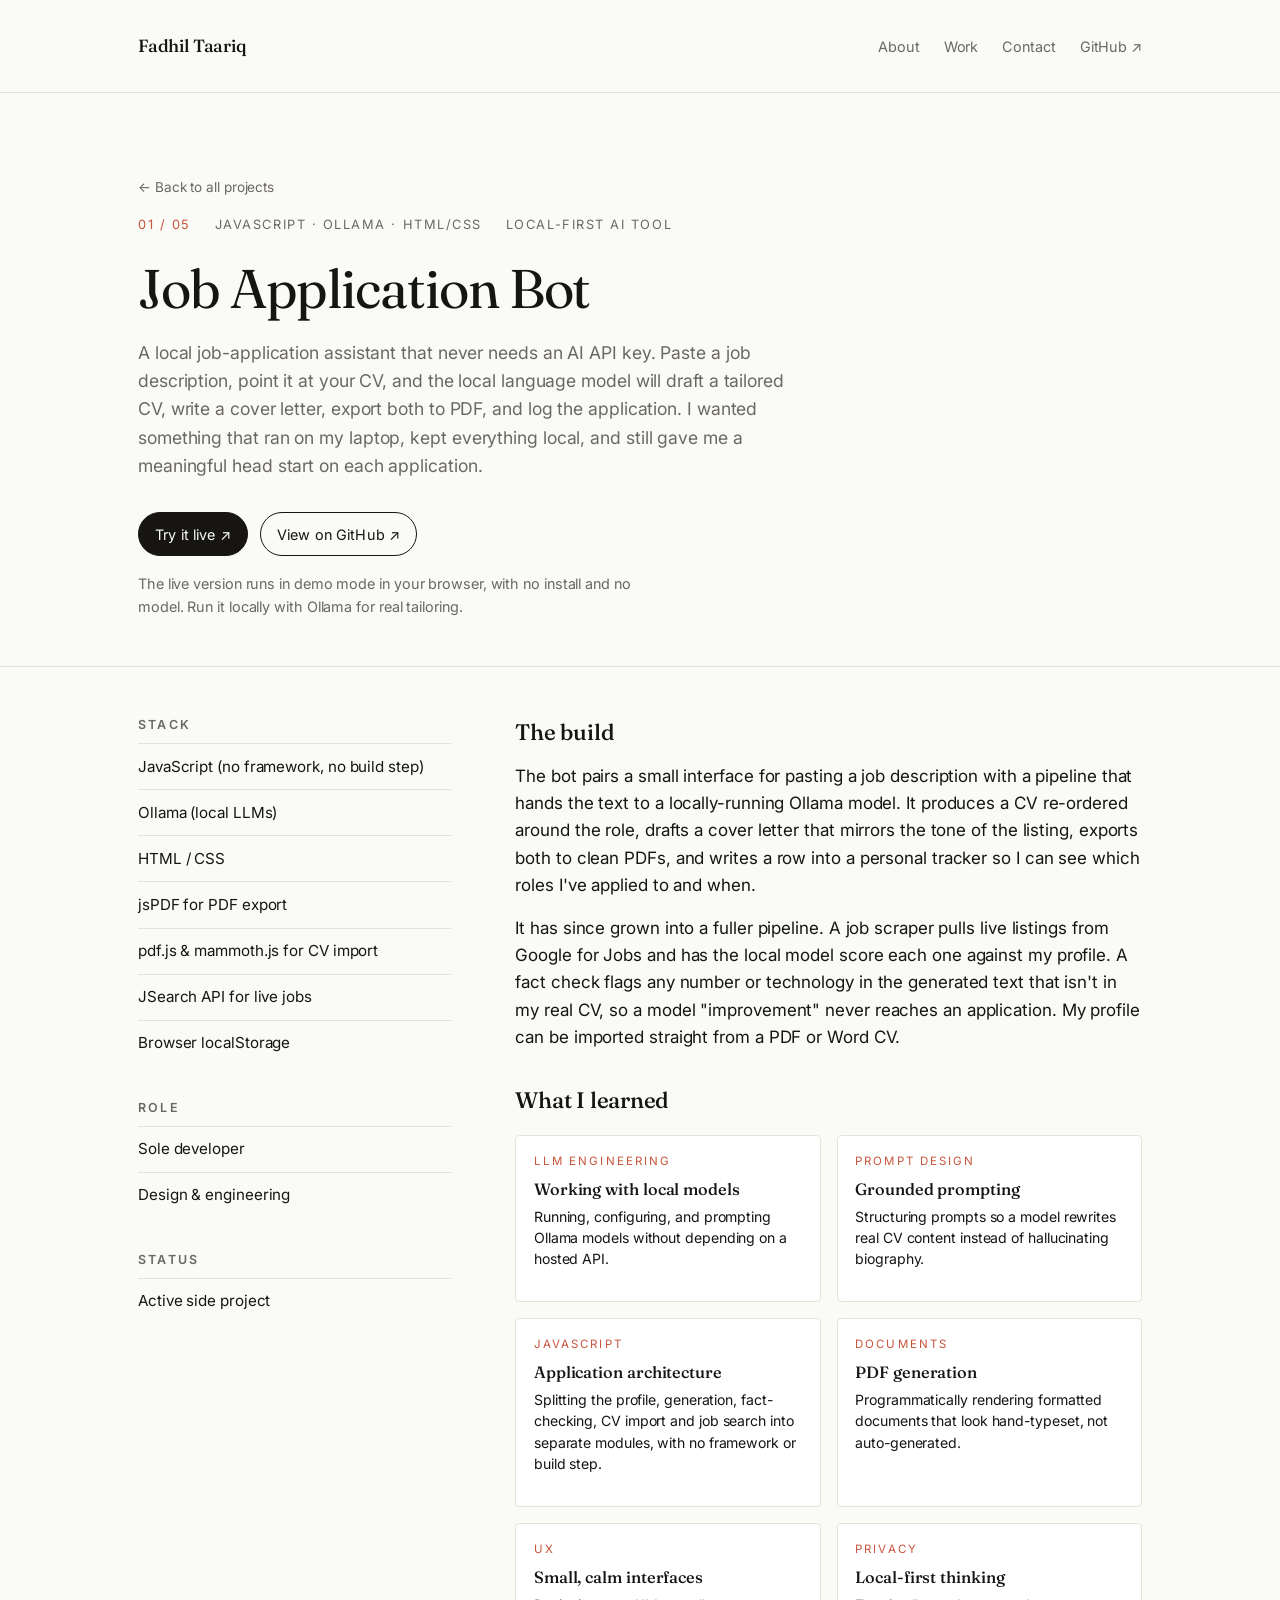
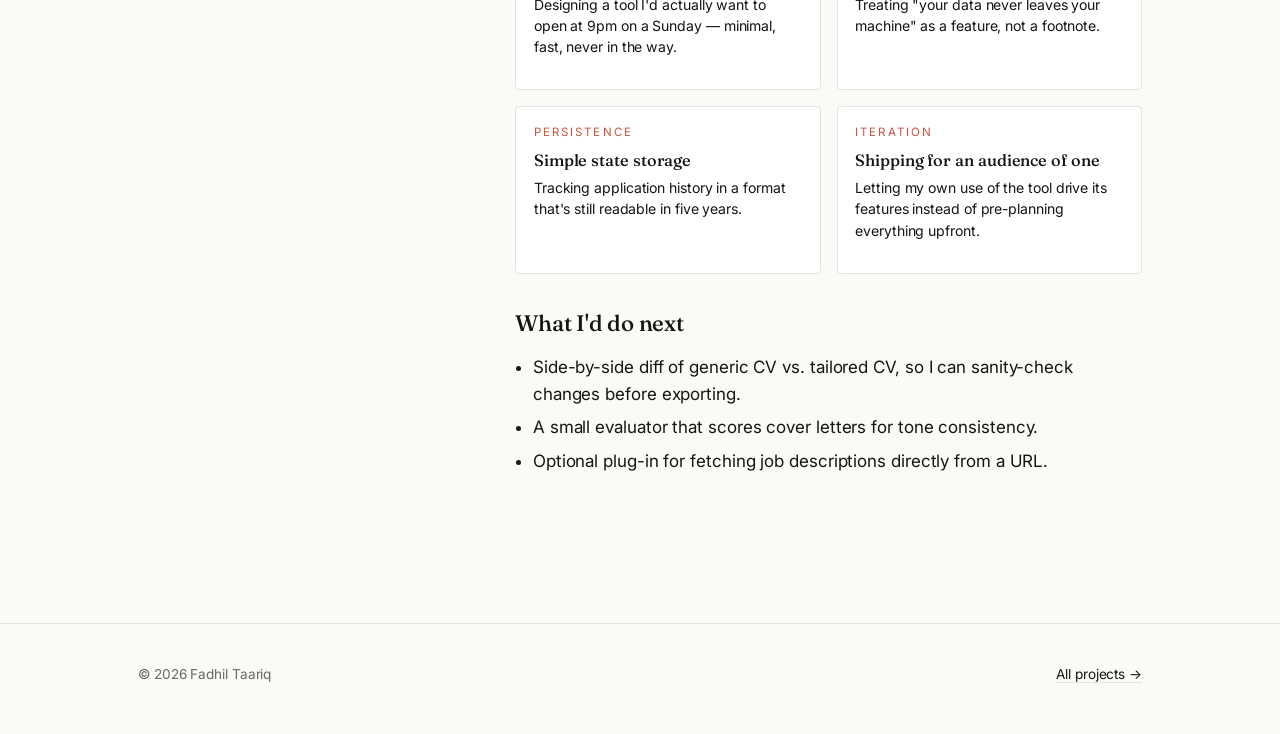
<file: projects/job-application-bot.html>
<!doctype html>
<html lang="en">
<head>
  <meta charset="utf-8" />
  <meta name="viewport" content="width=device-width, initial-scale=1" />
  <title>Job Application Bot — Fadhil Taariq</title>
  <meta name="description" content="A local, API-key-free job application assistant that uses Ollama LLMs to tailor CVs and cover letters." />
  <link rel="preconnect" href="https://fonts.googleapis.com">
  <link rel="preconnect" href="https://fonts.gstatic.com" crossorigin>
  <link href="https://fonts.googleapis.com/css2?family=Fraunces:ital,wght@0,300..600;1,300..500&family=Inter:wght@300;400;500;600&display=swap" rel="stylesheet">
  <link rel="stylesheet" href="../assets/styles.css" />
</head>
<body>
  <header class="site-header">
    <div class="wrap">
      <a class="brand" href="../index.html">Fadhil&nbsp;Taariq</a>
      <nav class="nav" aria-label="Primary">
        <a href="../index.html#about">About</a>
        <a href="../index.html#work">Work</a>
        <a href="../index.html#contact">Contact</a>
        <a href="https://github.com/fadhill-taariq" target="_blank" rel="noopener">GitHub ↗</a>
      </nav>
    </div>
  </header>

  <main>
    <section class="project-hero">
      <div class="wrap">
        <a class="back" href="../index.html#work">← Back to all projects</a>
        <div class="meta">
          <span class="pill">01 / 05</span>
          <span>JavaScript · Ollama · HTML/CSS</span>
          <span>Local-first AI tool</span>
        </div>
        <h1>Job Application Bot</h1>
        <p class="lede">
          A local job-application assistant that never needs an AI API key. Paste a job
          description, point it at your CV, and the local language
          model will draft a tailored CV, write a cover letter, export both to PDF, and
          log the application. I wanted something that ran on my laptop, kept everything local, and
          still gave me a meaningful head start on each application.
        </p>
        <div class="btn-row">
          <a class="btn primary" href="https://fadhill-taariq.github.io/job-application-bot/" target="_blank" rel="noopener">Try it live ↗</a>
          <a class="btn" href="https://github.com/fadhill-taariq/job-application-bot" target="_blank" rel="noopener">View on GitHub ↗</a>
        </div>
        <p class="lede" style="font-size:0.9rem;margin-top:1rem;">
          The live version runs in demo mode in your browser, with no install and no model. Run it locally with Ollama for real tailoring.
        </p>
      </div>
    </section>

    <section>
      <div class="wrap project-body">
        <aside>
          <h4>Stack</h4>
          <ul>
            <li>JavaScript (no framework, no build step)</li>
            <li>Ollama (local LLMs)</li>
            <li>HTML / CSS</li>
            <li>jsPDF for PDF export</li>
            <li>pdf.js &amp; mammoth.js for CV import</li>
            <li>JSearch API for live jobs</li>
            <li>Browser localStorage</li>
          </ul>
          <h4>Role</h4>
          <ul>
            <li>Sole developer</li>
            <li>Design &amp; engineering</li>
          </ul>
          <h4>Status</h4>
          <ul>
            <li>Active side project</li>
          </ul>
        </aside>

        <div class="content">

          <h2>The build</h2>
          <p>
            The bot pairs a small interface for pasting a job description with a pipeline
            that hands the text to a locally-running Ollama model. It produces a CV
            re-ordered around the role, drafts a cover letter that mirrors the tone of
            the listing, exports both to clean PDFs, and writes a row into a personal
            tracker so I can see which roles I've applied to and when.
          </p>
          <p>
            It has since grown into a fuller pipeline. A job scraper pulls live listings
            from Google for Jobs and has the local model score each one against my
            profile. A fact check flags any number or technology in the generated text
            that isn't in my real CV, so a model "improvement" never reaches an
            application. My profile can be imported straight from a PDF or Word CV.
          </p>

          <h2>What I learned</h2>

          <div class="skills-grid">
            <div class="skill-card">
              <div class="label">LLM Engineering</div>
              <div class="title">Working with local models</div>
              <p>Running, configuring, and prompting Ollama models without depending on a hosted API.</p>
            </div>
            <div class="skill-card">
              <div class="label">Prompt Design</div>
              <div class="title">Grounded prompting</div>
              <p>Structuring prompts so a model rewrites real CV content instead of hallucinating biography.</p>
            </div>
            <div class="skill-card">
              <div class="label">JavaScript</div>
              <div class="title">Application architecture</div>
              <p>Splitting the profile, generation, fact-checking, CV import and job search into separate modules, with no framework or build step.</p>
            </div>
            <div class="skill-card">
              <div class="label">Documents</div>
              <div class="title">PDF generation</div>
              <p>Programmatically rendering formatted documents that look hand-typeset, not auto-generated.</p>
            </div>
            <div class="skill-card">
              <div class="label">UX</div>
              <div class="title">Small, calm interfaces</div>
              <p>Designing a tool I'd actually want to open at 9pm on a Sunday — minimal, fast, never in the way.</p>
            </div>
            <div class="skill-card">
              <div class="label">Privacy</div>
              <div class="title">Local-first thinking</div>
              <p>Treating "your data never leaves your machine" as a feature, not a footnote.</p>
            </div>
            <div class="skill-card">
              <div class="label">Persistence</div>
              <div class="title">Simple state storage</div>
              <p>Tracking application history in a format that's still readable in five years.</p>
            </div>
            <div class="skill-card">
              <div class="label">Iteration</div>
              <div class="title">Shipping for an audience of one</div>
              <p>Letting my own use of the tool drive its features instead of pre-planning everything upfront.</p>
            </div>
          </div>

          <h2>What I'd do next</h2>
          <ul>
            <li>Side-by-side diff of generic CV vs. tailored CV, so I can sanity-check changes before exporting.</li>
            <li>A small evaluator that scores cover letters for tone consistency.</li>
            <li>Optional plug-in for fetching job descriptions directly from a URL.</li>
          </ul>
        </div>
      </div>
    </section>
  </main>

  <footer class="site-footer">
    <div class="wrap">
      <span>© 2026 Fadhil Taariq</span>
      <span><a href="../index.html#work">All projects →</a></span>
    </div>
  </footer>
</body>
</html>
</file>
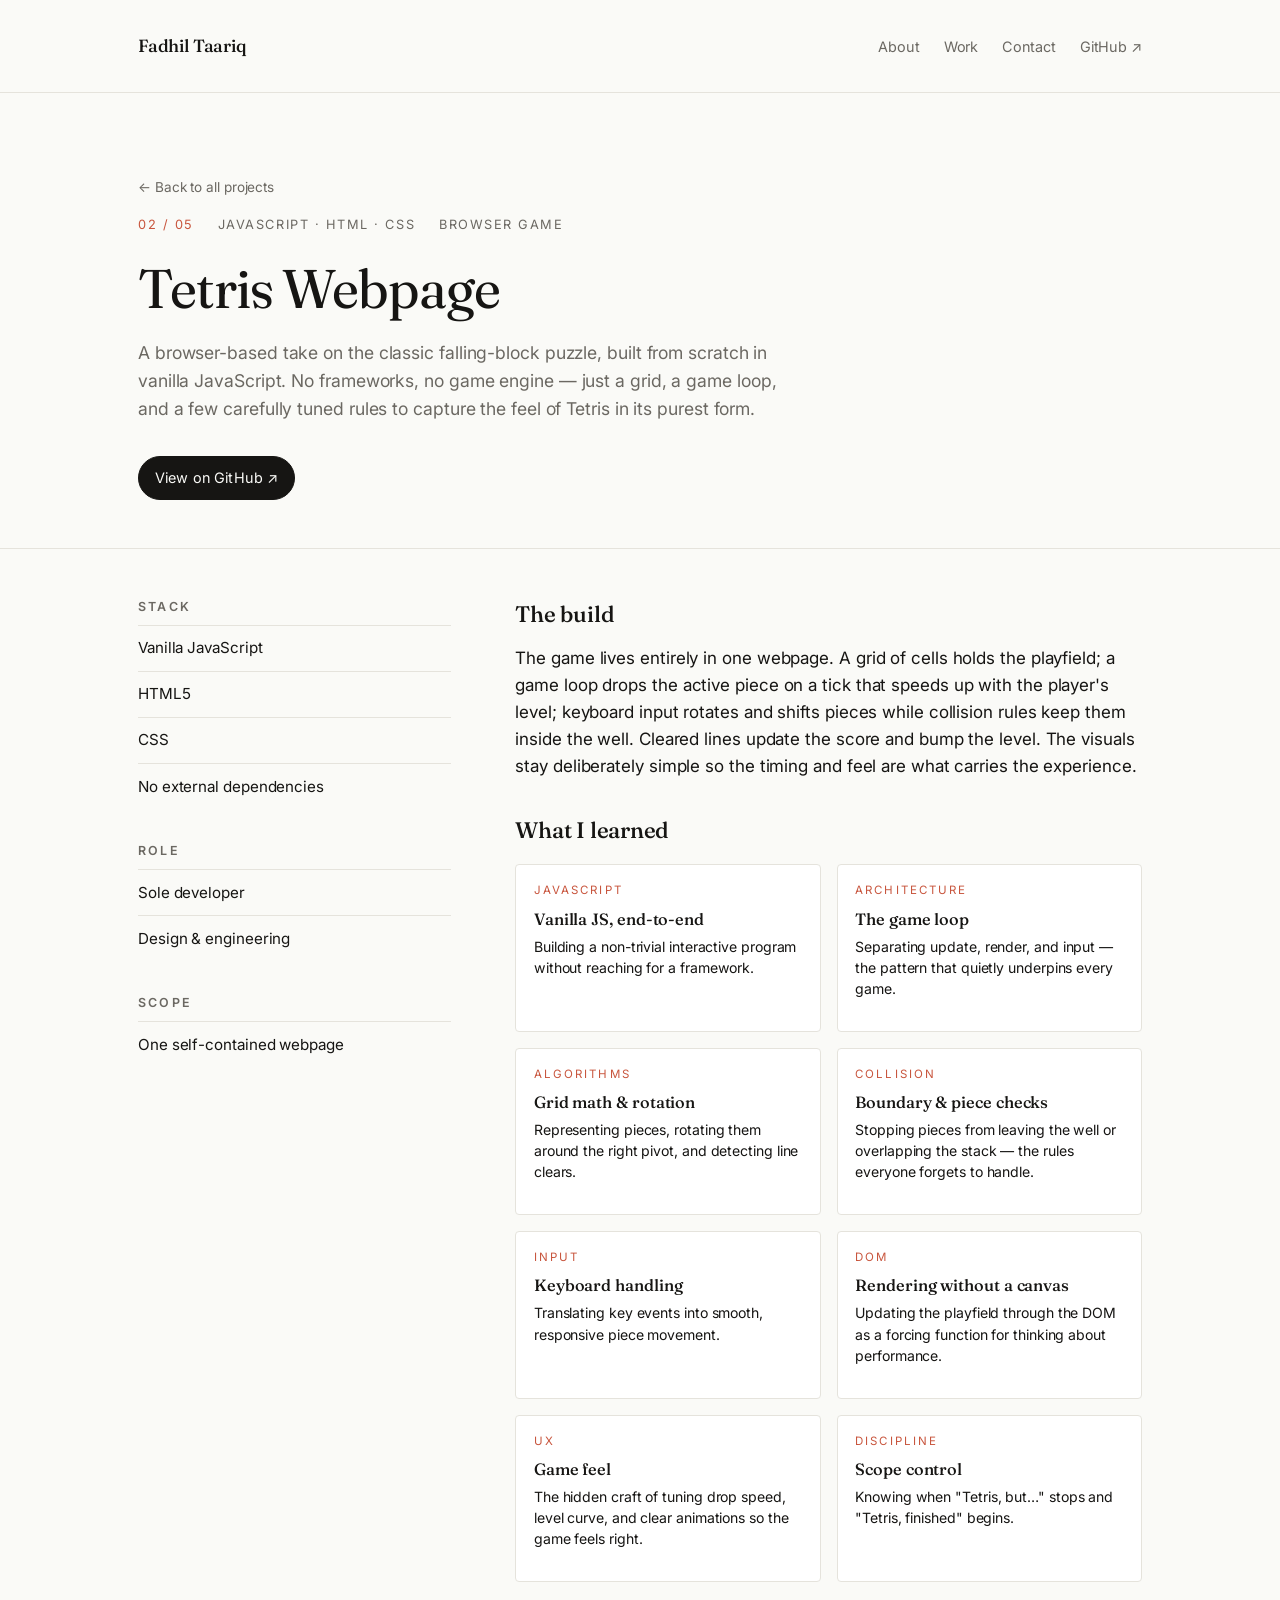
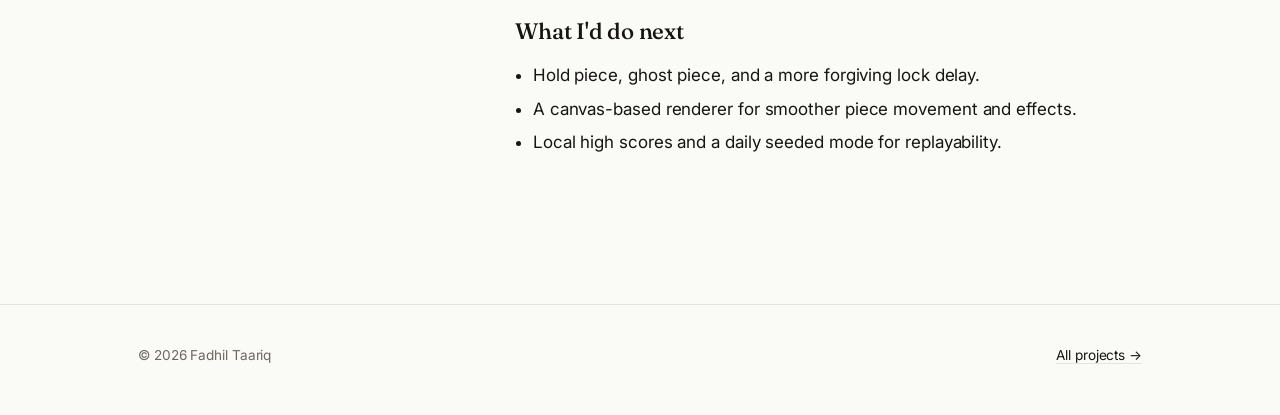
<file: projects/tetris-webpage.html>
<!doctype html>
<html lang="en">
<head>
  <meta charset="utf-8" />
  <meta name="viewport" content="width=device-width, initial-scale=1" />
  <title>Tetris Webpage — Fadhil Taariq</title>
  <meta name="description" content="A browser-based Tetris built from scratch in vanilla JavaScript." />
  <link rel="preconnect" href="https://fonts.googleapis.com">
  <link rel="preconnect" href="https://fonts.gstatic.com" crossorigin>
  <link href="https://fonts.googleapis.com/css2?family=Fraunces:ital,wght@0,300..600;1,300..500&family=Inter:wght@300;400;500;600&display=swap" rel="stylesheet">
  <link rel="stylesheet" href="../assets/styles.css" />
</head>
<body>
  <header class="site-header">
    <div class="wrap">
      <a class="brand" href="../index.html">Fadhil&nbsp;Taariq</a>
      <nav class="nav" aria-label="Primary">
        <a href="../index.html#about">About</a>
        <a href="../index.html#work">Work</a>
        <a href="../index.html#contact">Contact</a>
        <a href="https://github.com/fadhill-taariq" target="_blank" rel="noopener">GitHub ↗</a>
      </nav>
    </div>
  </header>

  <main>
    <section class="project-hero">
      <div class="wrap">
        <a class="back" href="../index.html#work">← Back to all projects</a>
        <div class="meta">
          <span class="pill">02 / 05</span>
          <span>JavaScript · HTML · CSS</span>
          <span>Browser game</span>
        </div>
        <h1>Tetris Webpage</h1>
        <p class="lede">
          A browser-based take on the classic falling-block puzzle, built from
          scratch in vanilla JavaScript. No frameworks, no game engine — just a
          grid, a game loop, and a few carefully tuned rules to capture the feel of Tetris in its purest form.
        </p>
        <div class="btn-row">
          <a class="btn primary" href="https://github.com/fadhill-taariq/TetrisWebpage" target="_blank" rel="noopener">View on GitHub ↗</a>
        </div>
      </div>
    </section>

    <section>
      <div class="wrap project-body">
        <aside>
          <h4>Stack</h4>
          <ul>
            <li>Vanilla JavaScript</li>
            <li>HTML5</li>
            <li>CSS</li>
            <li>No external dependencies</li>
          </ul>
          <h4>Role</h4>
          <ul>
            <li>Sole developer</li>
            <li>Design &amp; engineering</li>
          </ul>
          <h4>Scope</h4>
          <ul>
            <li>One self-contained webpage</li>
          </ul>
        </aside>

        <div class="content">

          <h2>The build</h2>
          <p>
            The game lives entirely in one webpage. A grid of cells holds the playfield;
            a game loop drops the active piece on a tick that speeds up with the player's
            level; keyboard input rotates and shifts pieces while collision rules keep
            them inside the well. Cleared lines update the score and bump the level. The
            visuals stay deliberately simple so the timing and feel are what carries the
            experience.
          </p>

          <h2>What I learned</h2>

          <div class="skills-grid">
            <div class="skill-card">
              <div class="label">JavaScript</div>
              <div class="title">Vanilla JS, end-to-end</div>
              <p>Building a non-trivial interactive program without reaching for a framework.</p>
            </div>
            <div class="skill-card">
              <div class="label">Architecture</div>
              <div class="title">The game loop</div>
              <p>Separating update, render, and input — the pattern that quietly underpins every game.</p>
            </div>
            <div class="skill-card">
              <div class="label">Algorithms</div>
              <div class="title">Grid math &amp; rotation</div>
              <p>Representing pieces, rotating them around the right pivot, and detecting line clears.</p>
            </div>
            <div class="skill-card">
              <div class="label">Collision</div>
              <div class="title">Boundary &amp; piece checks</div>
              <p>Stopping pieces from leaving the well or overlapping the stack — the rules everyone forgets to handle.</p>
            </div>
            <div class="skill-card">
              <div class="label">Input</div>
              <div class="title">Keyboard handling</div>
              <p>Translating key events into smooth, responsive piece movement.</p>
            </div>
            <div class="skill-card">
              <div class="label">DOM</div>
              <div class="title">Rendering without a canvas</div>
              <p>Updating the playfield through the DOM as a forcing function for thinking about performance.</p>
            </div>
            <div class="skill-card">
              <div class="label">UX</div>
              <div class="title">Game feel</div>
              <p>The hidden craft of tuning drop speed, level curve, and clear animations so the game feels right.</p>
            </div>
            <div class="skill-card">
              <div class="label">Discipline</div>
              <div class="title">Scope control</div>
              <p>Knowing when "Tetris, but…" stops and "Tetris, finished" begins.</p>
            </div>
          </div>

          <h2>What I'd do next</h2>
          <ul>
            <li>Hold piece, ghost piece, and a more forgiving lock delay.</li>
            <li>A canvas-based renderer for smoother piece movement and effects.</li>
            <li>Local high scores and a daily seeded mode for replayability.</li>
          </ul>
        </div>
      </div>
    </section>
  </main>

  <footer class="site-footer">
    <div class="wrap">
      <span>© 2026 Fadhil Taariq</span>
      <span><a href="../index.html#work">All projects →</a></span>
    </div>
  </footer>
</body>
</html>
</file>
<file: assets/styles.css>
/* =========================================================
   Portfolio — Modern Minimalist
   Palette: warm off-white, deep ink, single terracotta accent
   ========================================================= */

:root {
  --bg: #fafaf7;
  --ink: #161513;
  --muted: #6b6862;
  --hairline: #e5e3dc;
  --soft: #f1efe8;
  --accent: #c8553d;
  --accent-ink: #8e3a29;

  --max: 1100px;
  --gutter: clamp(1.25rem, 4vw, 3rem);
  --radius: 4px;

  --font-sans: "Inter", -apple-system, BlinkMacSystemFont, "Segoe UI", Helvetica, Arial, sans-serif;
  --font-serif: "Fraunces", Georgia, "Times New Roman", serif;
}

* { box-sizing: border-box; }

html { -webkit-font-smoothing: antialiased; -moz-osx-font-smoothing: grayscale; }

body {
  margin: 0;
  background: var(--bg);
  color: var(--ink);
  font-family: var(--font-sans);
  font-size: 17px;
  line-height: 1.6;
  letter-spacing: -0.005em;
}

a {
  color: var(--ink);
  text-decoration: none;
  border-bottom: 1px solid var(--hairline);
  transition: color 120ms ease, border-color 120ms ease;
}
a:hover { color: var(--accent); border-color: var(--accent); }

img { max-width: 100%; display: block; }

/* ---------- Layout ---------- */

.wrap {
  max-width: var(--max);
  margin: 0 auto;
  padding: 0 var(--gutter);
}

.site-header {
  padding: 2rem 0;
  border-bottom: 1px solid var(--hairline);
}

.site-header .wrap {
  display: flex;
  align-items: center;
  justify-content: space-between;
  gap: 2rem;
}

.brand {
  font-family: var(--font-serif);
  font-weight: 500;
  font-size: 1.1rem;
  letter-spacing: -0.01em;
  border: none;
}
.brand:hover { color: var(--accent); }

.nav {
  display: flex;
  gap: 1.5rem;
  font-size: 0.9rem;
}
.nav a {
  color: var(--muted);
  border: none;
  position: relative;
}
.nav a:hover { color: var(--ink); }

.site-footer {
  margin-top: 6rem;
  padding: 2.5rem 0 3rem;
  border-top: 1px solid var(--hairline);
  font-size: 0.85rem;
  color: var(--muted);
}
.site-footer .wrap {
  display: flex;
  justify-content: space-between;
  align-items: center;
  gap: 2rem;
  flex-wrap: wrap;
}

/* ---------- Hero / Bio ---------- */

.hero {
  padding: 6rem 0 4rem;
  border-bottom: 1px solid var(--hairline);
}

.hero .eyebrow {
  font-size: 0.78rem;
  letter-spacing: 0.18em;
  text-transform: uppercase;
  color: var(--accent);
  margin-bottom: 1.5rem;
}

.hero h1 {
  font-family: var(--font-serif);
  font-weight: 400;
  font-size: clamp(2.5rem, 6vw, 4.25rem);
  line-height: 1.05;
  letter-spacing: -0.02em;
  margin: 0 0 1.5rem;
  max-width: 18ch;
}
.hero h1 em {
  font-style: italic;
  color: var(--accent);
}

.hero .lede {
  font-size: 1.15rem;
  color: var(--muted);
  max-width: 56ch;
  margin: 0;
}

/* ---------- Section heads ---------- */

.section {
  padding: 4rem 0 2rem;
}
.section + .section { padding-top: 2rem; }

.section-head {
  display: flex;
  align-items: baseline;
  gap: 1.5rem;
  margin-bottom: 2.5rem;
}
.section-head .num {
  font-size: 0.78rem;
  letter-spacing: 0.18em;
  color: var(--muted);
}
.section-head h2 {
  font-family: var(--font-serif);
  font-weight: 400;
  font-size: clamp(1.6rem, 3vw, 2.1rem);
  letter-spacing: -0.015em;
  margin: 0;
}

/* ---------- About grid ---------- */

.about {
  display: grid;
  grid-template-columns: 1fr 1.6fr;
  gap: 3rem;
}
@media (max-width: 720px) {
  .about { grid-template-columns: 1fr; gap: 1.5rem; }
}

.about h3 {
  font-family: var(--font-serif);
  font-weight: 500;
  font-size: 1.05rem;
  margin: 0 0 0.5rem;
  color: var(--ink);
}
.about p { color: var(--muted); margin: 0 0 1rem; }

.tags {
  display: flex;
  flex-wrap: wrap;
  gap: 0.4rem;
  margin-top: 0.75rem;
}
.tag {
  font-size: 0.78rem;
  padding: 0.25rem 0.6rem;
  background: var(--soft);
  border: 1px solid var(--hairline);
  border-radius: 999px;
  color: var(--ink);
  letter-spacing: 0.01em;
}

/* ---------- Project list ---------- */

.projects {
  border-top: 1px solid var(--hairline);
}

.project-row {
  display: grid;
  grid-template-columns: 6ch 1fr 6ch;
  column-gap: 2rem;
  row-gap: 0.4rem;
  align-items: start;
  padding: 1.75rem 0;
  border-bottom: 1px solid var(--hairline);
  text-decoration: none;
  color: var(--ink);
  border-left: 0;
  border-right: 0;
  border-top: 0;
  position: relative;
}
.project-row::before {
  content: '';
  position: absolute;
  inset: 0;
  background: var(--soft);
  opacity: 0;
  transition: opacity 160ms ease;
  z-index: -1;
}
.project-row:hover::before { opacity: 1; }
.project-row:hover { color: var(--ink); }
.project-row:hover .project-title { color: var(--accent); }
.project-row:hover .arrow { transform: translateX(4px); color: var(--accent); }

.project-row .idx {
  font-size: 0.85rem;
  color: var(--muted);
  font-variant-numeric: tabular-nums;
  padding-top: 0.25em;
}

.project-title {
  font-family: var(--font-serif);
  font-weight: 500;
  font-size: 1.4rem;
  letter-spacing: -0.015em;
  transition: color 120ms ease;
  grid-column: 2;
  grid-row: 1;
}

.project-blurb {
  color: var(--muted);
  font-size: 0.98rem;
  grid-column: 2;
  grid-row: 2;
}

.arrow {
  grid-column: 3;
  grid-row: 1;
  text-align: right;
  font-size: 1rem;
  color: var(--muted);
  transition: transform 160ms ease, color 160ms ease;
  padding-top: 0.25em;
}

@media (max-width: 720px) {
  .project-row {
    grid-template-columns: 4ch 1fr 4ch;
    column-gap: 1rem;
    padding: 1.5rem 0;
  }
  .project-title { font-size: 1.2rem; }
}

@media (max-width: 480px) {
  .project-row {
    grid-template-columns: 1fr 2rem;
    padding: 1.25rem 0;
  }
  .project-row .idx { display: none; }
  .project-title { grid-column: 1; grid-row: 1; }
  .project-blurb { grid-column: 1; grid-row: 2; }
  .arrow { grid-column: 2; grid-row: 1; }
}

/* ---------- Project page ---------- */

.project-hero {
  padding: 5rem 0 3rem;
  border-bottom: 1px solid var(--hairline);
}
.project-hero .meta {
  display: flex;
  gap: 1.5rem;
  font-size: 0.8rem;
  letter-spacing: 0.12em;
  text-transform: uppercase;
  color: var(--muted);
  margin-bottom: 1.5rem;
}
.project-hero .meta .pill {
  color: var(--accent);
}
.project-hero h1 {
  font-family: var(--font-serif);
  font-weight: 400;
  font-size: clamp(2.2rem, 5vw, 3.4rem);
  line-height: 1.1;
  letter-spacing: -0.02em;
  margin: 0 0 1.25rem;
}
.project-hero .lede {
  color: var(--muted);
  font-size: 1.1rem;
  max-width: 60ch;
  margin: 0;
}

.project-body {
  display: grid;
  grid-template-columns: 1fr 2fr;
  gap: 4rem;
  padding-top: 3rem;
  padding-bottom: 2rem;
}
@media (max-width: 800px) {
  .project-body { grid-template-columns: 1fr; gap: 2rem; }
}

.project-body aside h4 {
  font-size: 0.78rem;
  letter-spacing: 0.18em;
  text-transform: uppercase;
  color: var(--muted);
  margin: 0 0 0.5rem;
  font-weight: 600;
}
.project-body aside h4 + ul { margin-top: 0; }
.project-body aside ul {
  list-style: none;
  margin: 0 0 2rem;
  padding: 0;
  font-size: 0.95rem;
  border-top: 1px solid var(--hairline);
}
.project-body aside li {
  padding: 0.65rem 0;
  border-bottom: 1px solid var(--hairline);
  color: var(--ink);
}
.project-body aside li:last-child { border-bottom: none; }

.project-body .content h2 {
  font-family: var(--font-serif);
  font-weight: 500;
  font-size: 1.4rem;
  letter-spacing: -0.01em;
  margin: 2rem 0 0.75rem;
}
.project-body .content h2:first-child { margin-top: 0; }
.project-body .content p {
  color: var(--ink);
  margin: 0 0 1rem;
}
.project-body .content ul {
  padding-left: 1.1rem;
  margin: 0 0 1.25rem;
  color: var(--ink);
}
.project-body .content li {
  margin-bottom: 0.4rem;
}

.skills-grid {
  display: grid;
  grid-template-columns: repeat(auto-fill, minmax(220px, 1fr));
  gap: 1rem;
  margin: 1rem 0 2rem;
}
.skill-card {
  border: 1px solid var(--hairline);
  border-radius: var(--radius);
  padding: 1rem 1.1rem;
  background: #fff;
}
.skill-card .label {
  font-size: 0.72rem;
  letter-spacing: 0.18em;
  text-transform: uppercase;
  color: var(--accent);
  margin-bottom: 0.35rem;
}
.skill-card .title {
  font-family: var(--font-serif);
  font-weight: 500;
  font-size: 1.02rem;
  margin: 0 0 0.25rem;
}
.skill-card p {
  font-size: 0.88rem;
  color: var(--muted);
  margin: 0;
  line-height: 1.5;
}

/* ---------- Buttons / Back link ---------- */

.btn-row {
  display: flex;
  gap: 0.75rem;
  flex-wrap: wrap;
  margin-top: 2rem;
}
.btn {
  display: inline-flex;
  align-items: center;
  gap: 0.4rem;
  padding: 0.6rem 1rem;
  font-size: 0.9rem;
  border: 1px solid var(--ink);
  border-radius: 999px;
  background: transparent;
  color: var(--ink);
  cursor: pointer;
  text-decoration: none;
  letter-spacing: 0.01em;
}
.btn:hover {
  background: var(--ink);
  color: var(--bg);
  border-color: var(--ink);
}
.btn.primary {
  background: var(--ink);
  color: var(--bg);
}
.btn.primary:hover {
  background: var(--accent);
  border-color: var(--accent);
}

.back {
  display: inline-flex;
  align-items: center;
  gap: 0.35rem;
  margin: 0 0 1rem;
  font-size: 0.85rem;
  color: var(--muted);
  border: none;
}
.back:hover { color: var(--accent); }

/* ---------- Skills summary section (home page) ---------- */

.skills-cloud {
  display: flex;
  flex-wrap: wrap;
  gap: 0.5rem;
}
.skills-cloud .tag { font-size: 0.85rem; padding: 0.4rem 0.8rem; }

/* ---------- Contact ---------- */

.contact {
  padding: 4rem 0;
  border-top: 1px solid var(--hairline);
}
.contact h2 {
  font-family: var(--font-serif);
  font-weight: 400;
  font-size: clamp(1.8rem, 4vw, 2.6rem);
  letter-spacing: -0.015em;
  margin: 0 0 1rem;
  max-width: 20ch;
}
.contact h2 em { color: var(--accent); font-style: italic; }
.contact p { color: var(--muted); max-width: 50ch; }

/* ---------- Utility ---------- */

.dim { color: var(--muted); }
.spacer-lg { height: 4rem; }

/* ---------- Mobile (≤ 600px) ---------- */

@media (max-width: 600px) {
  body { font-size: 16px; }

  .site-header { padding: 1.25rem 0; }
  .site-header .wrap { flex-wrap: wrap; gap: 0.75rem; }
  .nav { gap: 0.75rem 1rem; flex-wrap: wrap; }

  .hero { padding: 3rem 0 2rem; }
  .section { padding: 2.5rem 0 1.5rem; }
  .section + .section { padding-top: 1rem; }
  .contact { padding: 2.5rem 0; }
  .site-footer { margin-top: 3rem; }

  .section-head { flex-wrap: wrap; gap: 0.4rem; margin-bottom: 1.75rem; }

  .btn { padding: 0.65rem 1.1rem; font-size: 0.88rem; }
}
</file>
